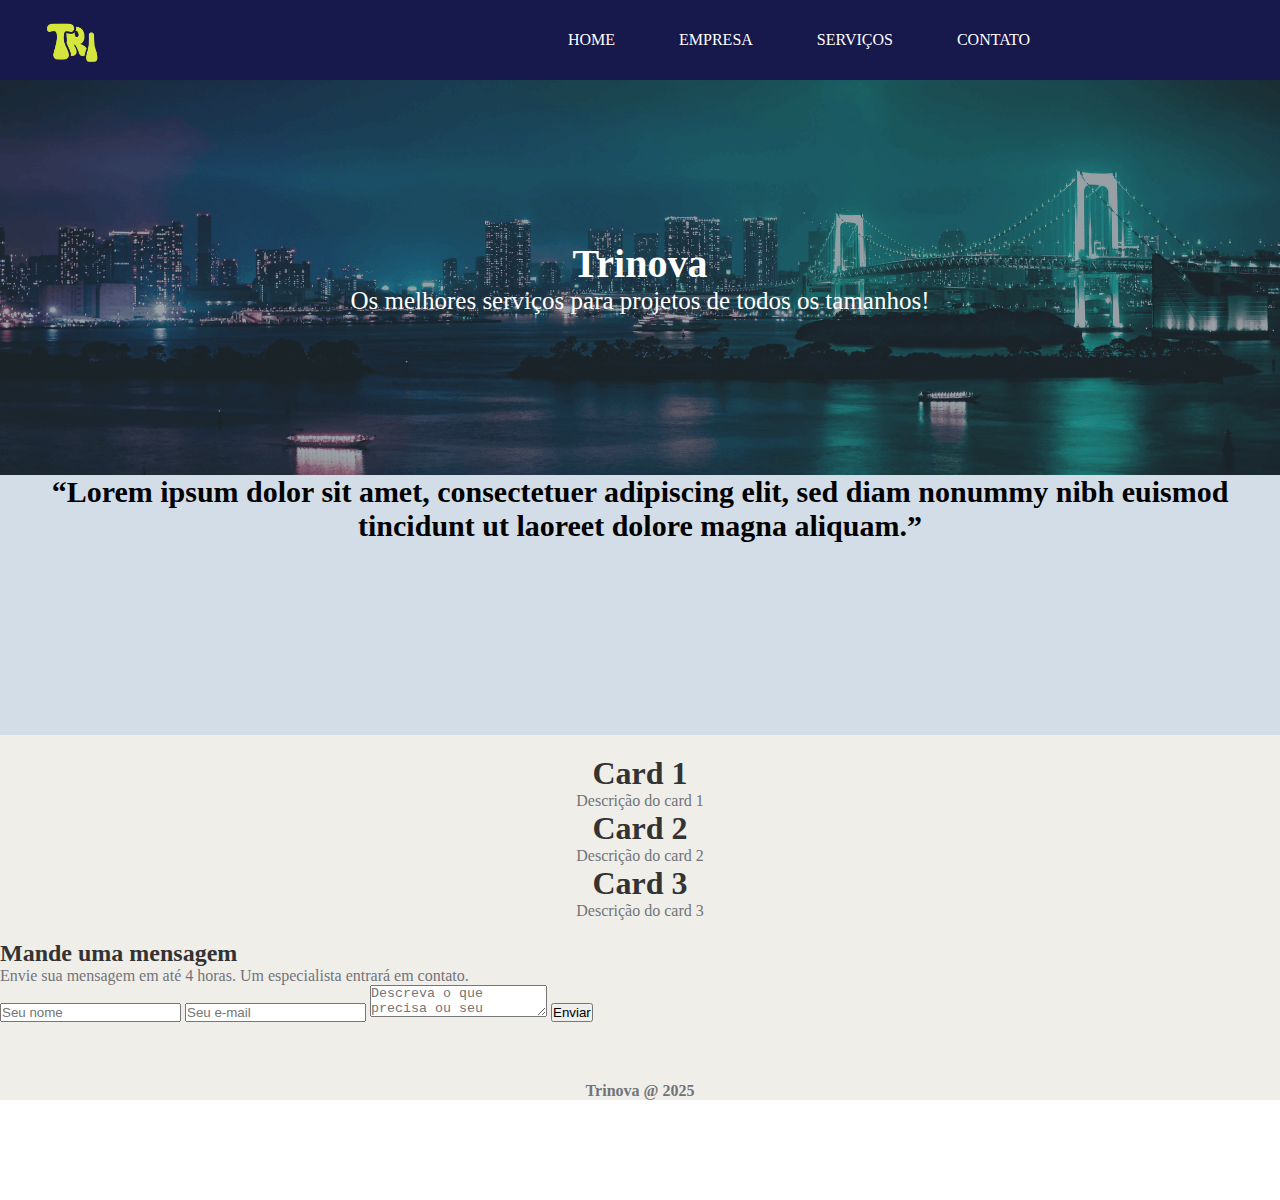
<file: Trinova_Project/index.html>
<!DOCTYPE html>
<html lang="en">
<head>
    <meta charset="UTF-8">
    <meta name="viewport" content="width=device-width, initial-scale=1.0">
    <link rel="stylesheet" href="style.css">
    <link rel="shortcut icon" href="/Trinova_Project/img/Main_logo.jpg " type="image/x-icon"> 
    <link rel="stylesheet" href="https://cdnjs.cloudflare.com/ajax/libs/font-awesome/6.7.2/css/all.min.css" integrity="sha512-Evv84Mr4kqVGRNSgIGL/F/aIDqQb7xQ2vcrdIwxfjThSH8CSR7PBEakCr51Ck+w+/U6swU2Im1vVX0SVk9ABhg==" crossorigin="anonymous" referrerpolicy="no-referrer" />
    <title>Trinova</title>
</head>
<body>
    <div class="main-container">
        <!-- Barra de navegação. -->
        <div class="navbar-conteiner">
        <nav>
            <a href="#">
                <img src="/Trinova_Project/img/Doc_logo.png" alt="Logo menu trinova" class="Logo_Trinova">
            </a>
            <ul class="navbar-items">
                <li>
                    <a href="#">Home</a>
                </li>
                <li>
                    <a href="#">Empresa</a>
                </li>
                <li>
                    <a href="#">Serviços</a>
                </li>
                <li>
                    <a href="#">Contato</a>
                </li>
            </ul>
        </nav>
        </div>

        <!-- Corpo do site (conteúdo) -->
        <main>
            <div class="main-banner">
                <h1>Trinova</h1>
                <p>Os melhores serviços para projetos de todos os tamanhos!</p>
            </div>
            <div class="Divisória">
                <p>“Lorem ipsum dolor sit amet, consectetuer adipiscing elit, sed diam nonummy nibh euismod tincidunt ut laoreet dolore magna aliquam.”</p>
             </div>
            <section class="Cards"> <!--Mesma coisa que div. mas em html. separa uma seção-->
                <ul>
                    <li>
                        <div class="Produto">
                            <h1>Card 1</h1>
                            <p>Descrição do card 1</p>
                        </div>
                        <div class="Produto">
                            <h1>Card 2</h1>
                            <p>Descrição do card 2</p>
                        </div>
                        <div class="Produto">
                            <h1>Card 3</h1>
                            <p>Descrição do card 3</p>
                        </div>
                    </li>
                </ul>
             </section>
              <section class="Mensagens">
                <h2>Mande uma mensagem</h2>
                <p>Envie sua mensagem em até 4 horas. Um especialista entrará em contato.</p>
                <form>
                    <input type="text" name="name" id="name" placeholder="Seu nome">
                    <input type="email" name="email" id="email" placeholder="Seu e-mail">
                    <textarea name="message" id="message" placeholder="Descreva o que precisa ou seu projeto..."></textarea>
                    <input type="Submit"  value="Enviar">
                </form>
             </section>
        </main>
         <footer>
            <p>Trinova @ 2025</p>
        </footer>
    </div>
</body>
</html>
</file>
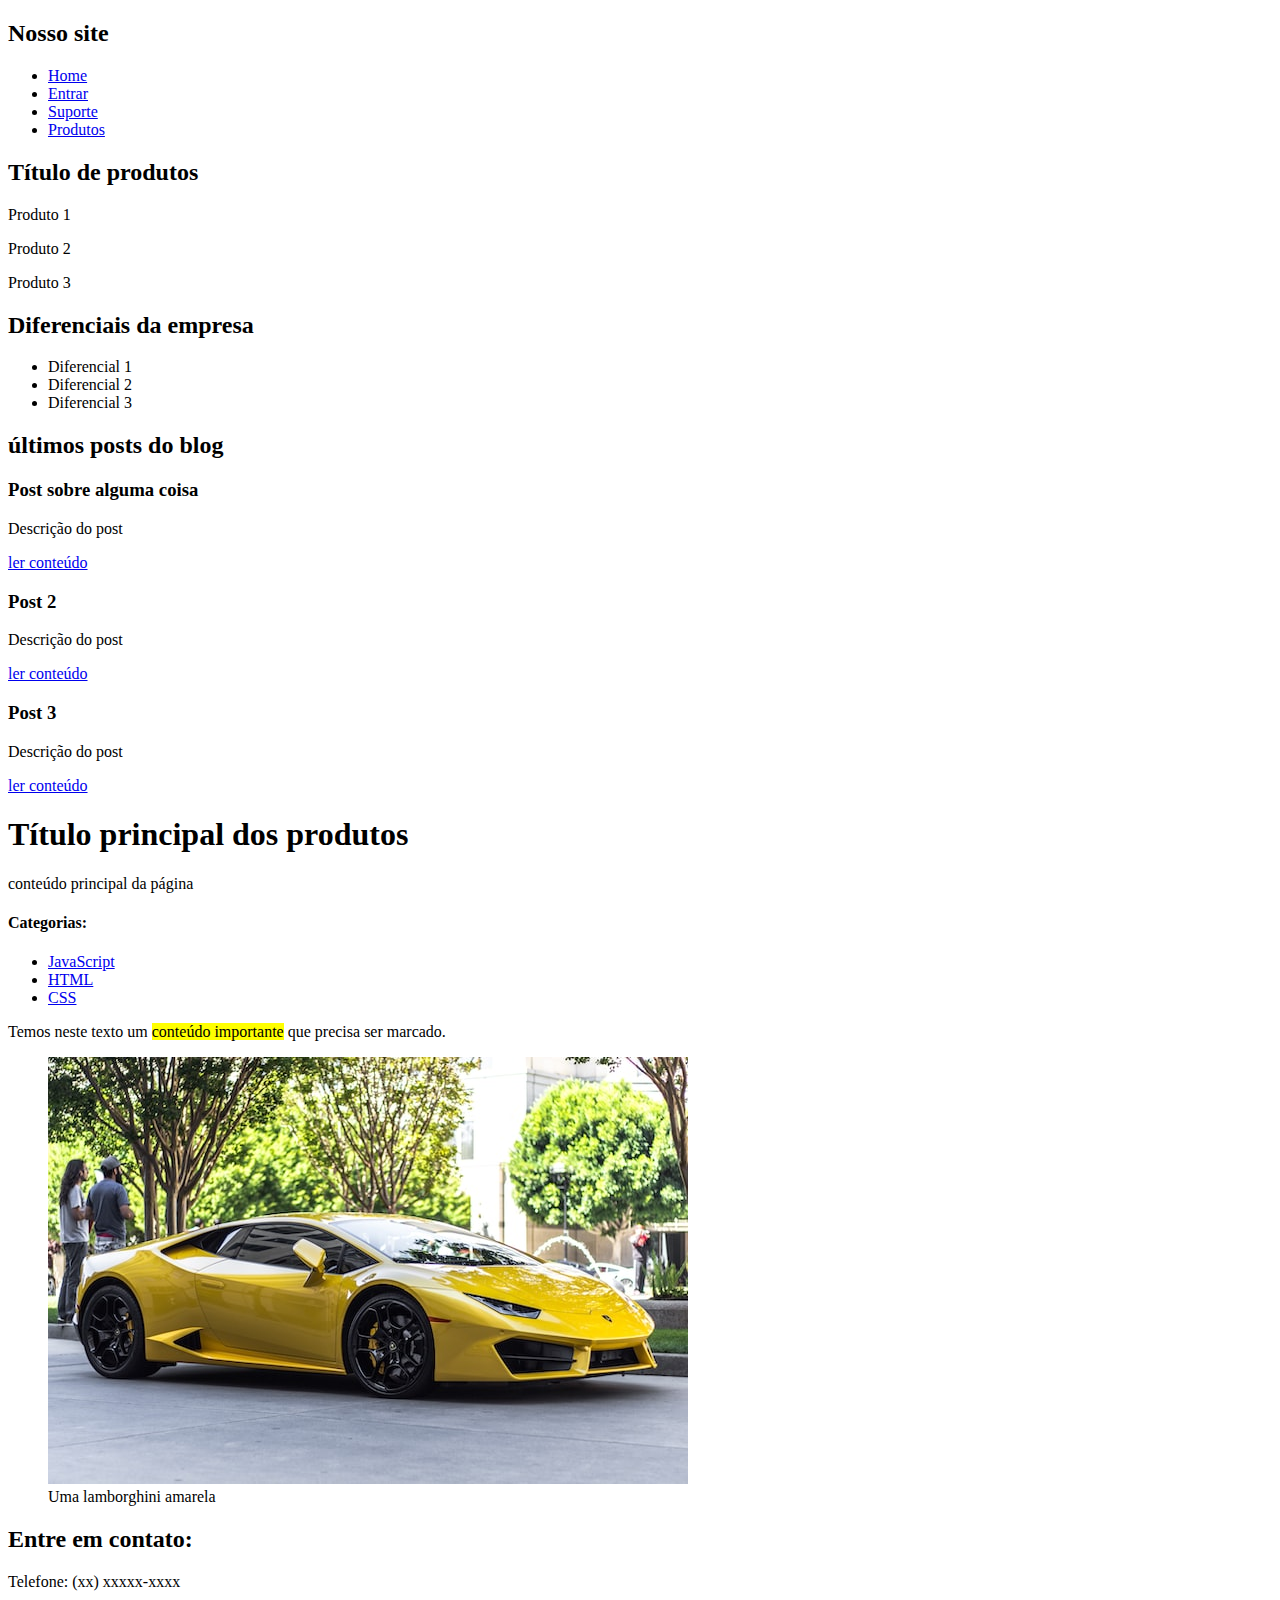
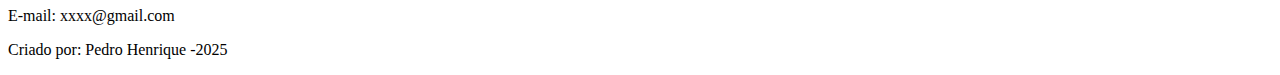
<file: Udemy/10_HTML_SEMÂNTICO/index.html>
<!DOCTYPE html>
<html lang="en">
<head>
    <meta charset="UTF-8">
    <meta name="viewport" content="width=device-width, initial-scale=1.0">
    <title>HTML Semântico</title>
</head>
<body>
    <!-- 3-Header  -->
     <!-- <header>
        <h2>Nosso site</h2>
        <ul>
            <li>
                <a href="#">Home</a>
            </li>
            <li>
                <a href="#">Entrar</a>
            </li>
            <li>
                <a href="#">Suporte</a>
            </li>
            <li>
                <a href="#">Produtos</a>
            </li>
        </ul>
     </header> -->
     <!-- 4- Nav -->
      <nav>
        <h2>Nosso site</h2>
        <ul>
            <li>
                <a href="#">Home</a>
            </li>
            <li>
                <a href="#">Entrar</a>
            </li>
            <li>
                <a href="#">Suporte</a>
            </li>
            <li>
                <a href="#">Produtos</a>
            </li>
        </ul>
      </nav>

    <!-- 1-Section -->
     <section>
        <h2>Título de produtos</h2>
        <p>Produto 1</p>
        <p>Produto 2</p>
        <p>Produto 3</p>
     </section>
     <section>
        <h2>Diferenciais da empresa</h2>
        <ul>
            <li>Diferencial 1</li>
            <li>Diferencial 2</li>
            <li>Diferencial 3</li>
        </ul>
     </section>
     <!-- 2-Article  -->
      <section>
        <h2>últimos posts do blog</h2>
        <article>
            <h3>Post sobre alguma coisa</h3>
            <p>Descrição do post</p>
            <a href="#">ler conteúdo</a>
        </article>
        <article>
            <h3>Post 2</h3>
            <p>Descrição do post</p>
            <a href="#">ler conteúdo</a>
        </article>
        <article>
            <h3>Post 3</h3>
            <p>Descrição do post</p>
            <a href="#">ler conteúdo</a>
        </article>
      </section>
    <!-- 8-Main -->
     <main>
        <h1>Título principal dos produtos</h1>
        <p>conteúdo principal da página</p>
     </main>
    <!-- 6- Aside -->
     <aside>
        <h4>Categorias: </h4>
        <ul>
            <li><a href="#">JavaScript</a></li>
            <li><a href="#">HTML</a></li>
            <li><a href="#">CSS</a></li>
        </ul>
     </aside>
     <!-- 9- Mark -->
      <p>Temos neste texto um <mark>conteúdo importante</mark> que precisa ser marcado.</p>
     <!-- 7- figure- figcaption -->
      <figure>
        <img src="img/lambo.jpg" alt="Lambo">
        <figcaption>Uma lamborghini amarela</figcaption>
      </figure>
    <!-- 4- footer -->
      <footer>
        <div>
            <h2>Entre em contato:</h2>
            <p>Telefone: (xx) xxxxx-xxxx</p>
            <p>E-mail: xxxx@gmail.com</p>   
        </div>
        <p>Criado por: Pedro Henrique -2025</p>
      </footer>
       
    
</body>
</html>
</file>
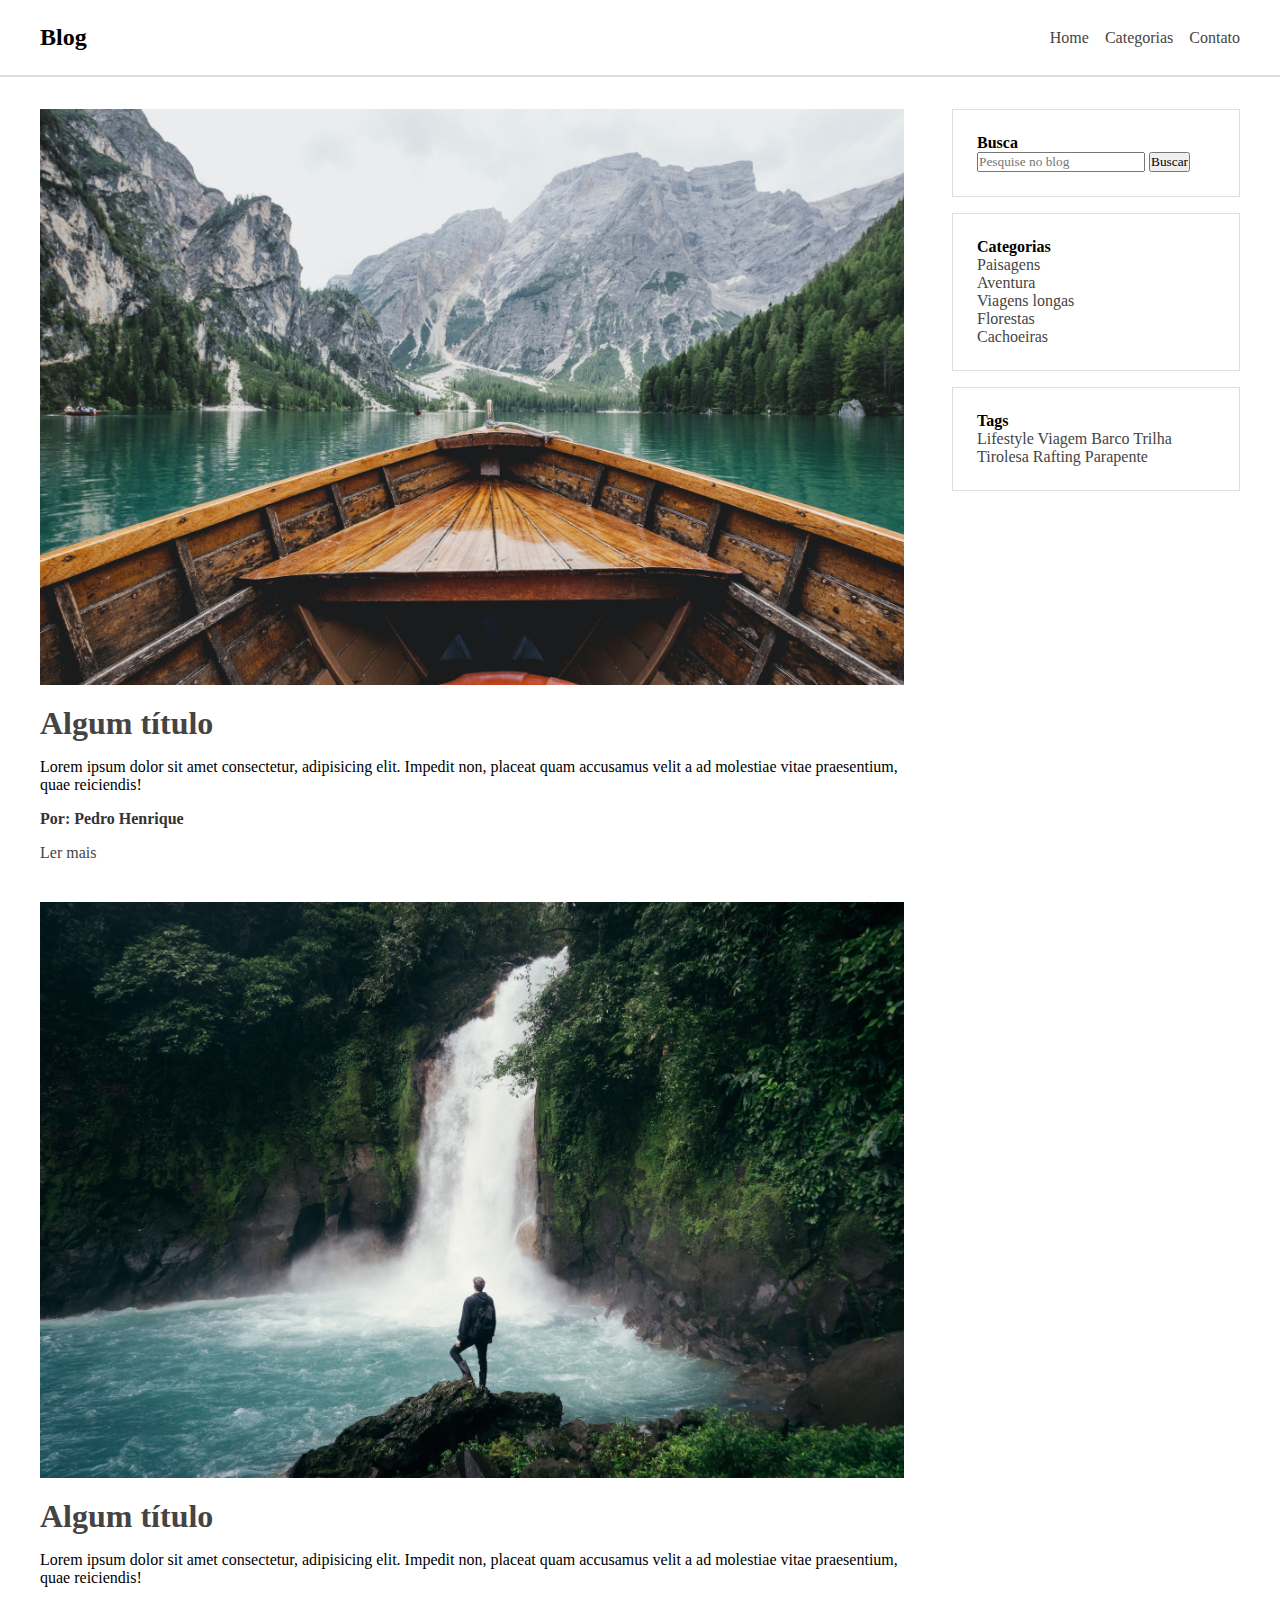
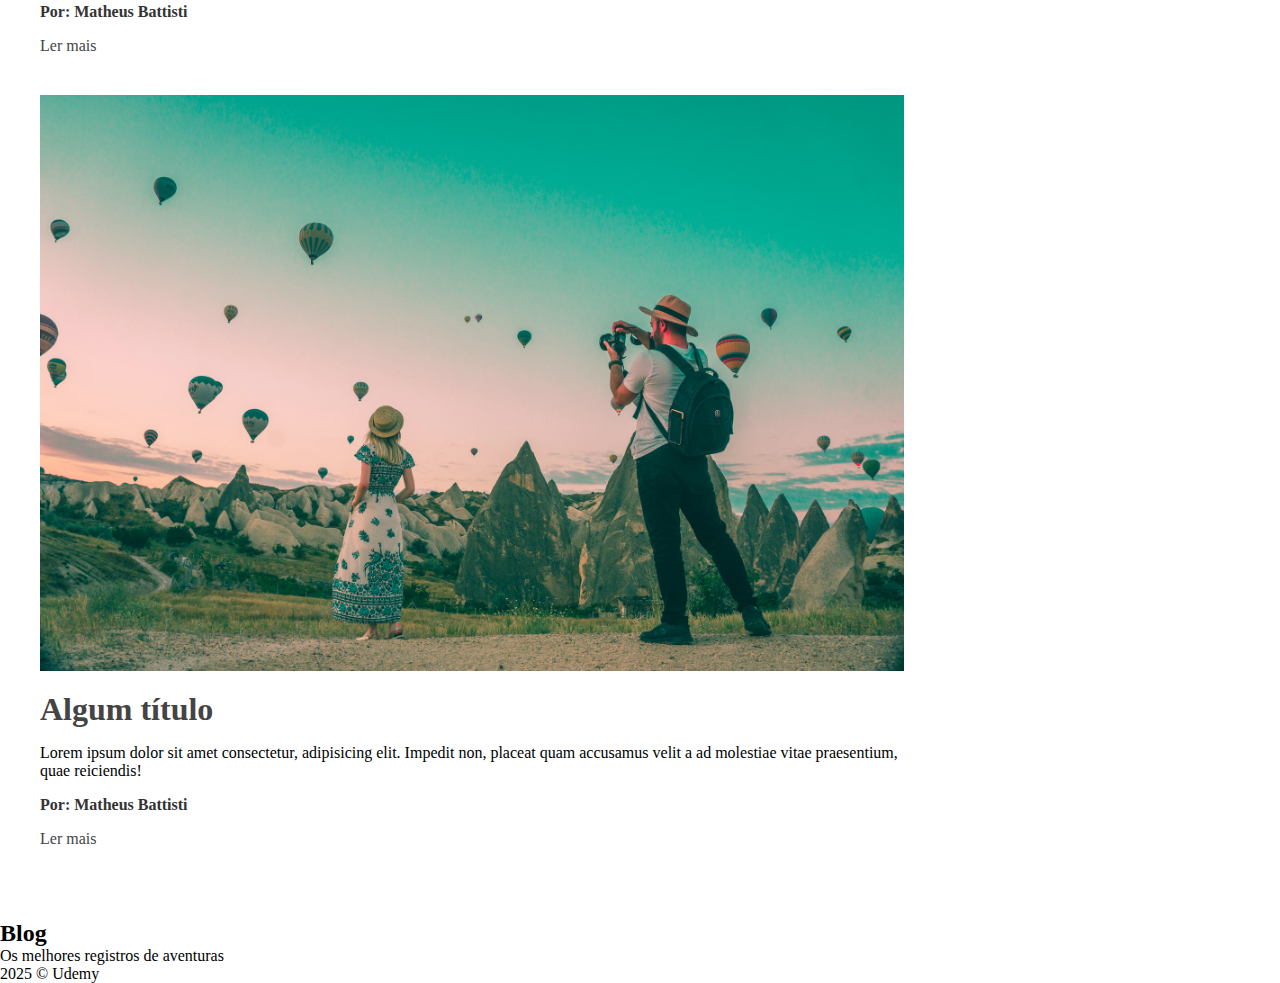
<file: Udemy/11_BLOG_SEMÂNTICO/index.html>
<!DOCTYPE html>
<html lang="en">
  <head>
    <meta charset="UTF-8" />
    <meta http-equiv="X-UA-Compatible" content="IE=edge" />
    <meta name="viewport" content="width=device-width, initial-scale=1.0" />
    <title>Blog Semântico</title>
    <link rel="stylesheet" href="style.css" />
  </head>
  <body>
    <nav id="navbar">
      <div id="navbar-inner">
        <h2>Blog</h2>
        <ul id="nav-links">
          <li><a href="#">Home</a></li>
          <li><a href="#">Categorias</a></li>
          <li><a href="#">Contato</a></li>
        </ul>
      </div>
    </nav>
    <div class="container">
      <main id="posts-container">
        <article class="post">
          <img src="img/f1.jpg" alt="Passeio de barco" />
          <h3 class="title"><a href="#">Algum título</a></h3>
          <p class="description">
            Lorem ipsum dolor sit amet consectetur, adipisicing elit. Impedit
            non, placeat quam accusamus velit a ad molestiae vitae praesentium,
            quae reiciendis!
          </p>
          <p class="author">Por: Pedro Henrique</p>
          <a href="#">Ler mais</a>
        </article>
        <article class="post">
          <img src="img/f2.jpg" alt="Cachoeira" />
          <h3 class="title"><a href="#">Algum título</a></h3>
          <p class="description">
            Lorem ipsum dolor sit amet consectetur, adipisicing elit. Impedit
            non, placeat quam accusamus velit a ad molestiae vitae praesentium,
            quae reiciendis!
          </p>
          <p class="author">Por: Matheus Battisti</p>
          <a href="#">Ler mais</a>
        </article>
        <article class="post">
          <img src="img/f3.jpg" alt="Balões" />
          <h3 class="title"><a href="#">Algum título</a></h3>
          <p class="description">
            Lorem ipsum dolor sit amet consectetur, adipisicing elit. Impedit
            non, placeat quam accusamus velit a ad molestiae vitae praesentium,
            quae reiciendis!
          </p>
          <p class="author">Por: Matheus Battisti</p>
          <a href="#">Ler mais</a>
        </article>
      </main>
      <aside id="sidebar">
        <section id="search-bar">
          <h4>Busca</h4>
          <form>
            <input type="text" placeholder="Pesquise no blog" />
            <input type="submit" value="Buscar" />
          </form>
        </section>
        <section id="categories">
          <h4>Categorias</h4>
          <nav>
            <ul>
              <li><a href="#">Paisagens</a></li>
              <li><a href="#">Aventura</a></li>
              <li><a href="#">Viagens longas</a></li>
              <li><a href="#">Florestas</a></li>
              <li><a href="#">Cachoeiras</a></li>
            </ul>
          </nav>
        </section>
        <section id="tags">
          <h4>Tags</h4>
          <div id="tags-container">
            <a href="#">Lifestyle</a>
            <a href="#">Viagem</a>
            <a href="#">Barco</a>
            <a href="#">Trilha</a>
            <a href="#">Tirolesa</a>
            <a href="#">Rafting</a>
            <a href="#">Parapente</a>
          </div>
        </section>
      </aside>
    </div>
    <footer id="footer">
      <h2>Blog</h2>
      <p>Os melhores registros de aventuras</p>
      <p>2025 © Udemy</p>
    </footer>
  </body>
</html>
</file>
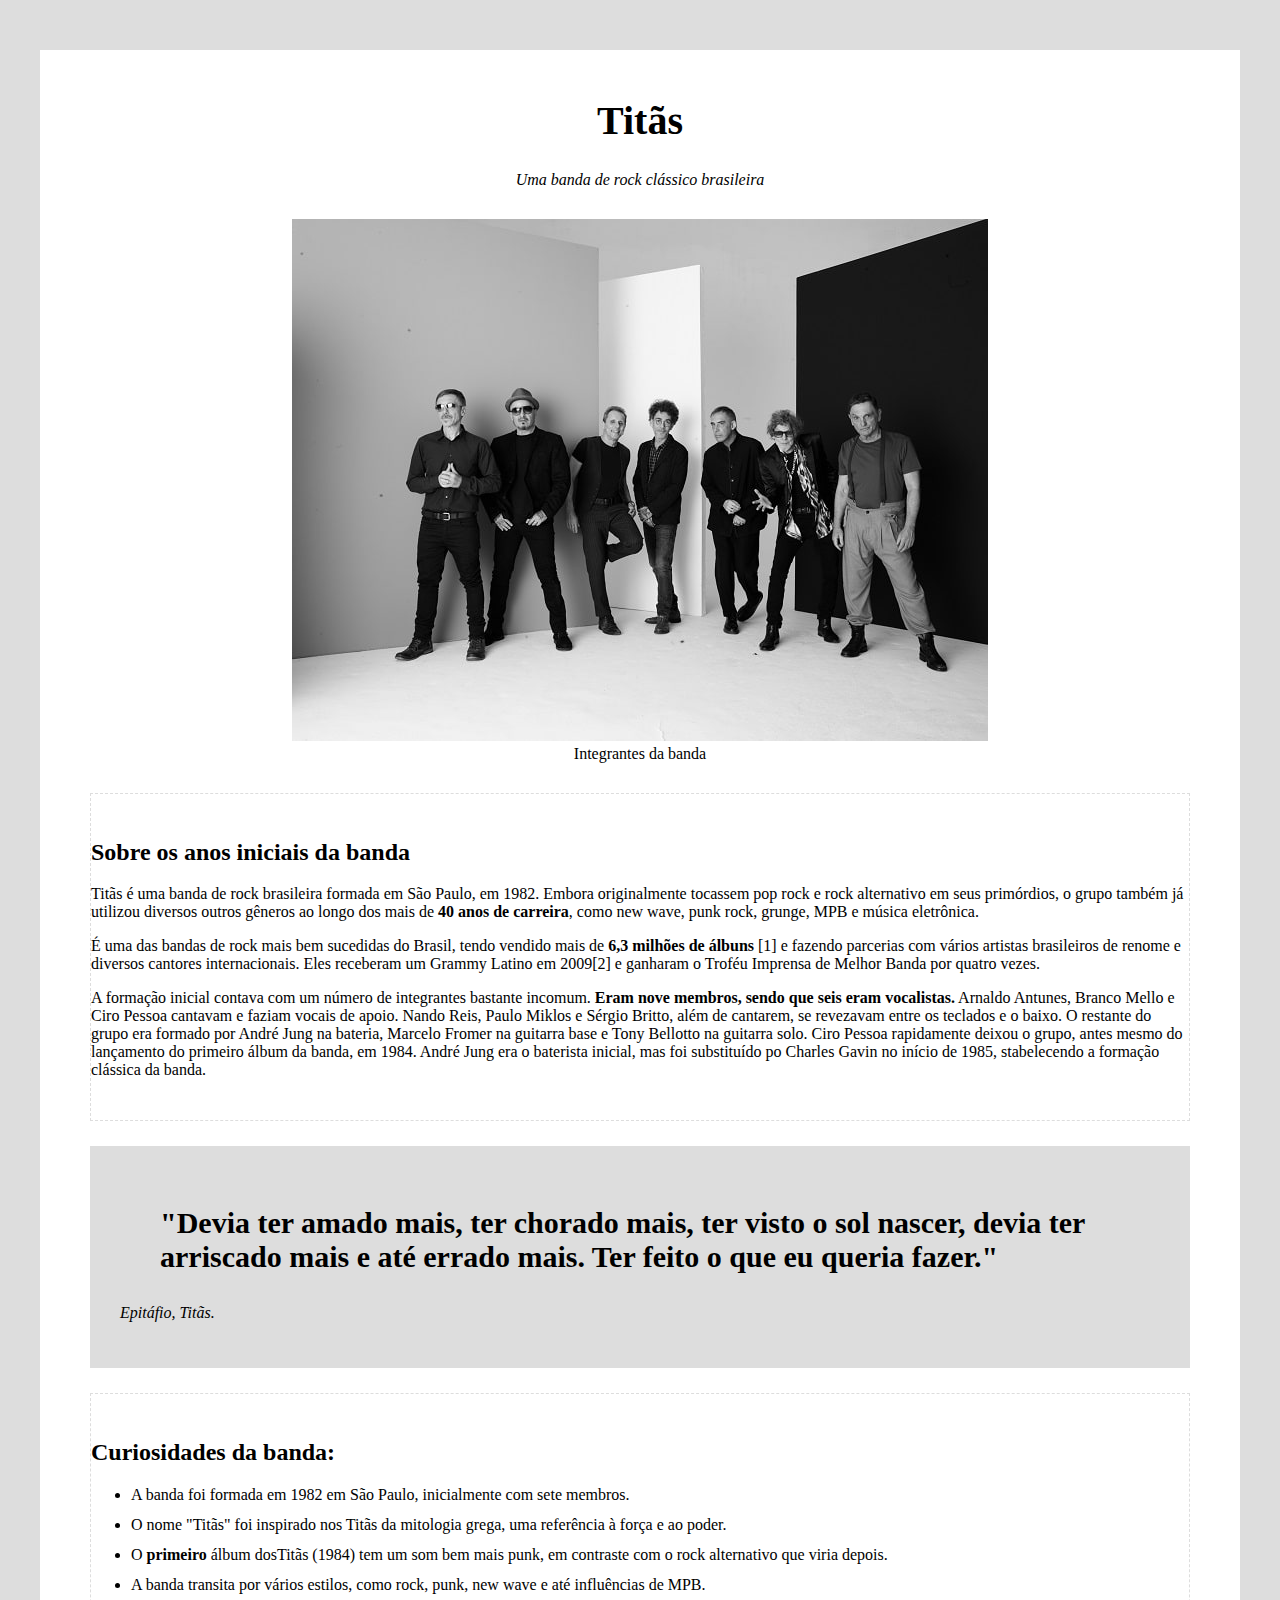
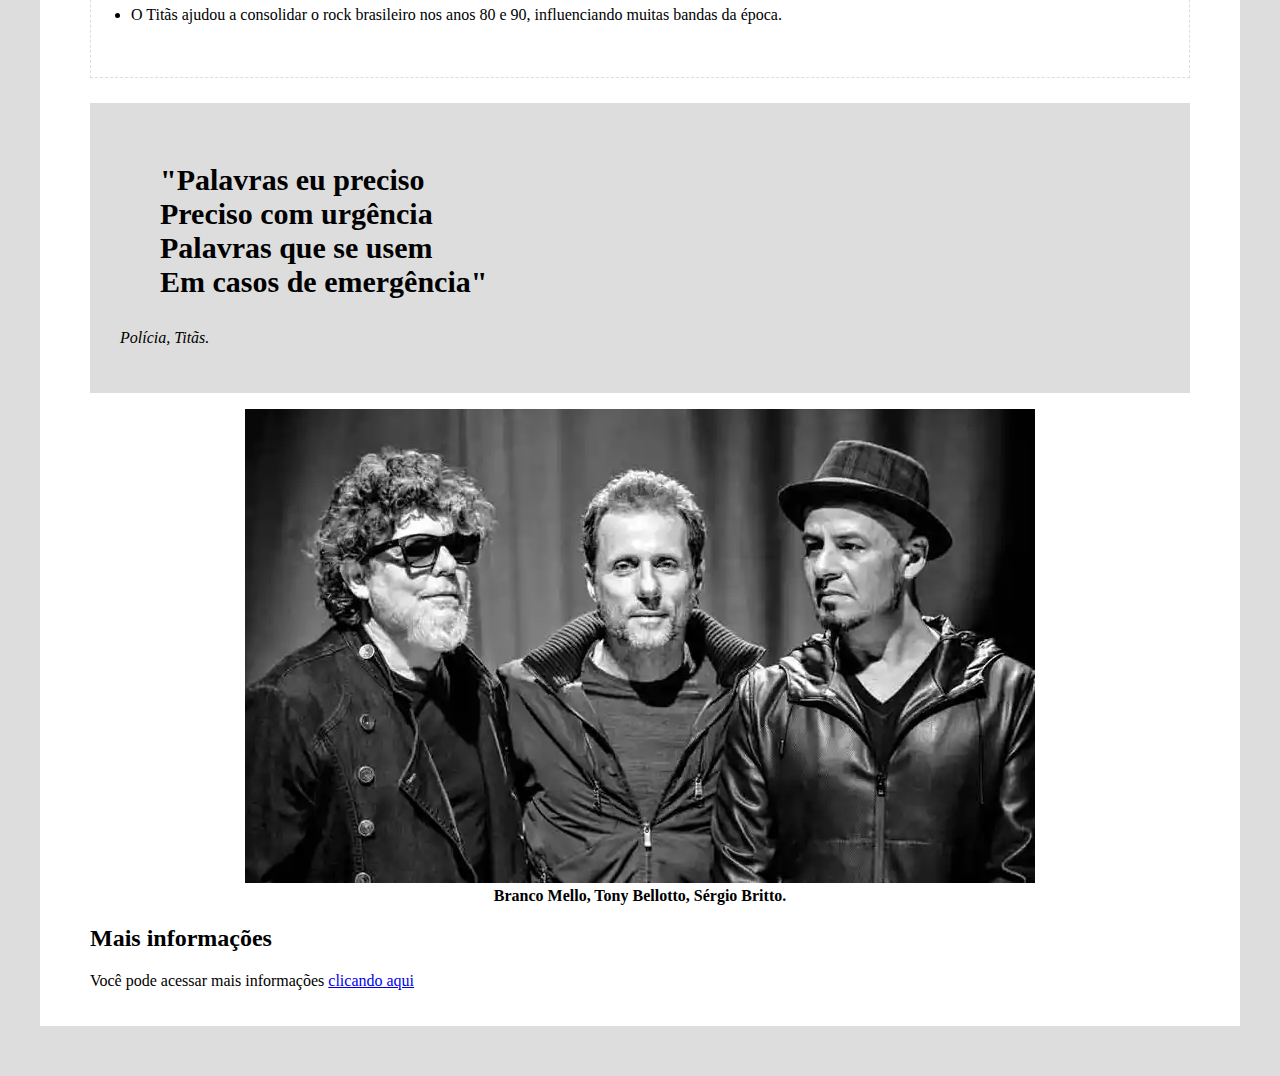
<file: Udemy/3_PROJETO/index.html>
<!DOCTYPE html>
<html lang="en">
<head>
    <meta charset="UTF-8">
    <meta name="viewport" content="width=device-width, initial-scale=1.0">
    <title>Banda Titãs</title>
    <link rel="stylesheet" href="style.css">
</head>
 <body>
  <div class="conteiner">
    <!-- Cabeçalho -->
    <div class="header">
        <h1 class="Main-Title">Titãs</h1>
        <p class="main-paragraph">Uma banda de rock clássico brasileira</p>
    </div>

    <!-- Imagem da banda -->
     <div class="featured-image">
        <figure>
            <img src="img/titas-turne-encontro.jpg" alt="A banda titãs">
            <figcaption>Integrantes da banda</figcaption>
        </figure>
     </div>

    <!-- biografia -->
     <div class="biography-conteiner">
        <h2>Sobre os anos iniciais da banda</h2>

        <p> Titãs é uma banda de rock brasileira formada em São Paulo, em 1982. 
            Embora originalmente tocassem pop rock e rock alternativo em seus primórdios,
            o grupo também já utilizou diversos outros gêneros ao longo dos mais de 
            <span class="bold">40 anos de carreira</span>,
            como new wave, punk rock, grunge, MPB e música eletrônica.
        </p>
        
        <p> É uma das bandas de rock mais bem sucedidas do Brasil, tendo vendido mais de
            <span class="bold"> 6,3 milhões de álbuns</span>
            [1] e fazendo parcerias com vários artistas brasileiros de renome e diversos cantores internacionais.
            Eles receberam um Grammy Latino em 2009[2] e ganharam o Troféu Imprensa de Melhor Banda por quatro vezes.
        </p>

        <p> A formação inicial contava com um número de integrantes bastante incomum. 
             <span class="bold"> Eram nove membros, sendo que seis eram vocalistas.</span>
            Arnaldo Antunes, Branco Mello e Ciro Pessoa cantavam e faziam vocais de apoio. Nando Reis, 
            Paulo Miklos e Sérgio Britto, além de cantarem, se revezavam entre os teclados e o baixo. O 
            restante do grupo era formado por André Jung na bateria, Marcelo Fromer na guitarra base e Tony
            Bellotto na guitarra solo. Ciro Pessoa rapidamente deixou o grupo, antes mesmo do lançamento do
            primeiro álbum da banda, em 1984. André Jung era o baterista inicial, mas foi substituído po
            Charles Gavin no início de 1985,
            stabelecendo a formação clássica da banda.
        </p>
     </div>

    <!-- Conteiner de citação (quotes) -->
     <div class="quotes-conteiner">
        <blockquote>
            "Devia ter amado mais, ter chorado mais, ter visto o sol nascer, devia ter arriscado mais e até errado mais. Ter feito o que eu queria fazer." 
        </blockquote>
        <p>Epitáfio, Titãs.</p>
     </div>

    <!-- Conteiner de curiosidades -->
     <div class="curiosities-conteiner">
        <h2>Curiosidades da banda:</h2>
        <ul>
            <li>A banda foi formada em 1982 em São Paulo, inicialmente com sete membros.</li>
            <li>O nome "Titãs" foi inspirado nos Titãs da mitologia grega, uma referência à força e ao poder.</li>
            <li>O <span class="bold">primeiro</span> álbum dosTitãs (1984) tem um som bem mais punk, em contraste com o rock alternativo que viria depois.</li>
            <li>A banda transita por vários estilos, como rock, punk, new wave e até influências de MPB.</li>
            <li> O Titãs ajudou a consolidar o rock brasileiro nos anos 80 e 90, influenciando muitas bandas da época.</li>
        </ul>
     </div>

    <!-- Segunda citação -->
     <div class="quotes-conteiner">
        <blockquote>
        "Palavras eu preciso <br>
        Preciso com urgência <br>
        Palavras que se usem <br>
        Em casos de emergência" <br>
    </blockquote>
        <p>Polícia, Titãs.</p>
 
     </div>

    <!-- Segunda imagem -->
     <div class="img-bold">
        <figure>
            <img src="img/20191129200244274267u.webp" alt="Imagem mais recente da banda Titãs">
            <figcaption>Branco Mello, Tony Bellotto, Sérgio Britto. </figcaption>
        </figure>
     </div>

     <!-- mais info -->
      <h2>Mais informações</h2>
      <div class="more-info-conteiner">
        <p>Você pode acessar mais informações 
        <a href="https://www.cifraclub.com.br/blog/historia-titas/" target="_blank"> clicando aqui</a>
    </p>
      </div>




     
    
  </div>    
 </body>
</html>
</file>
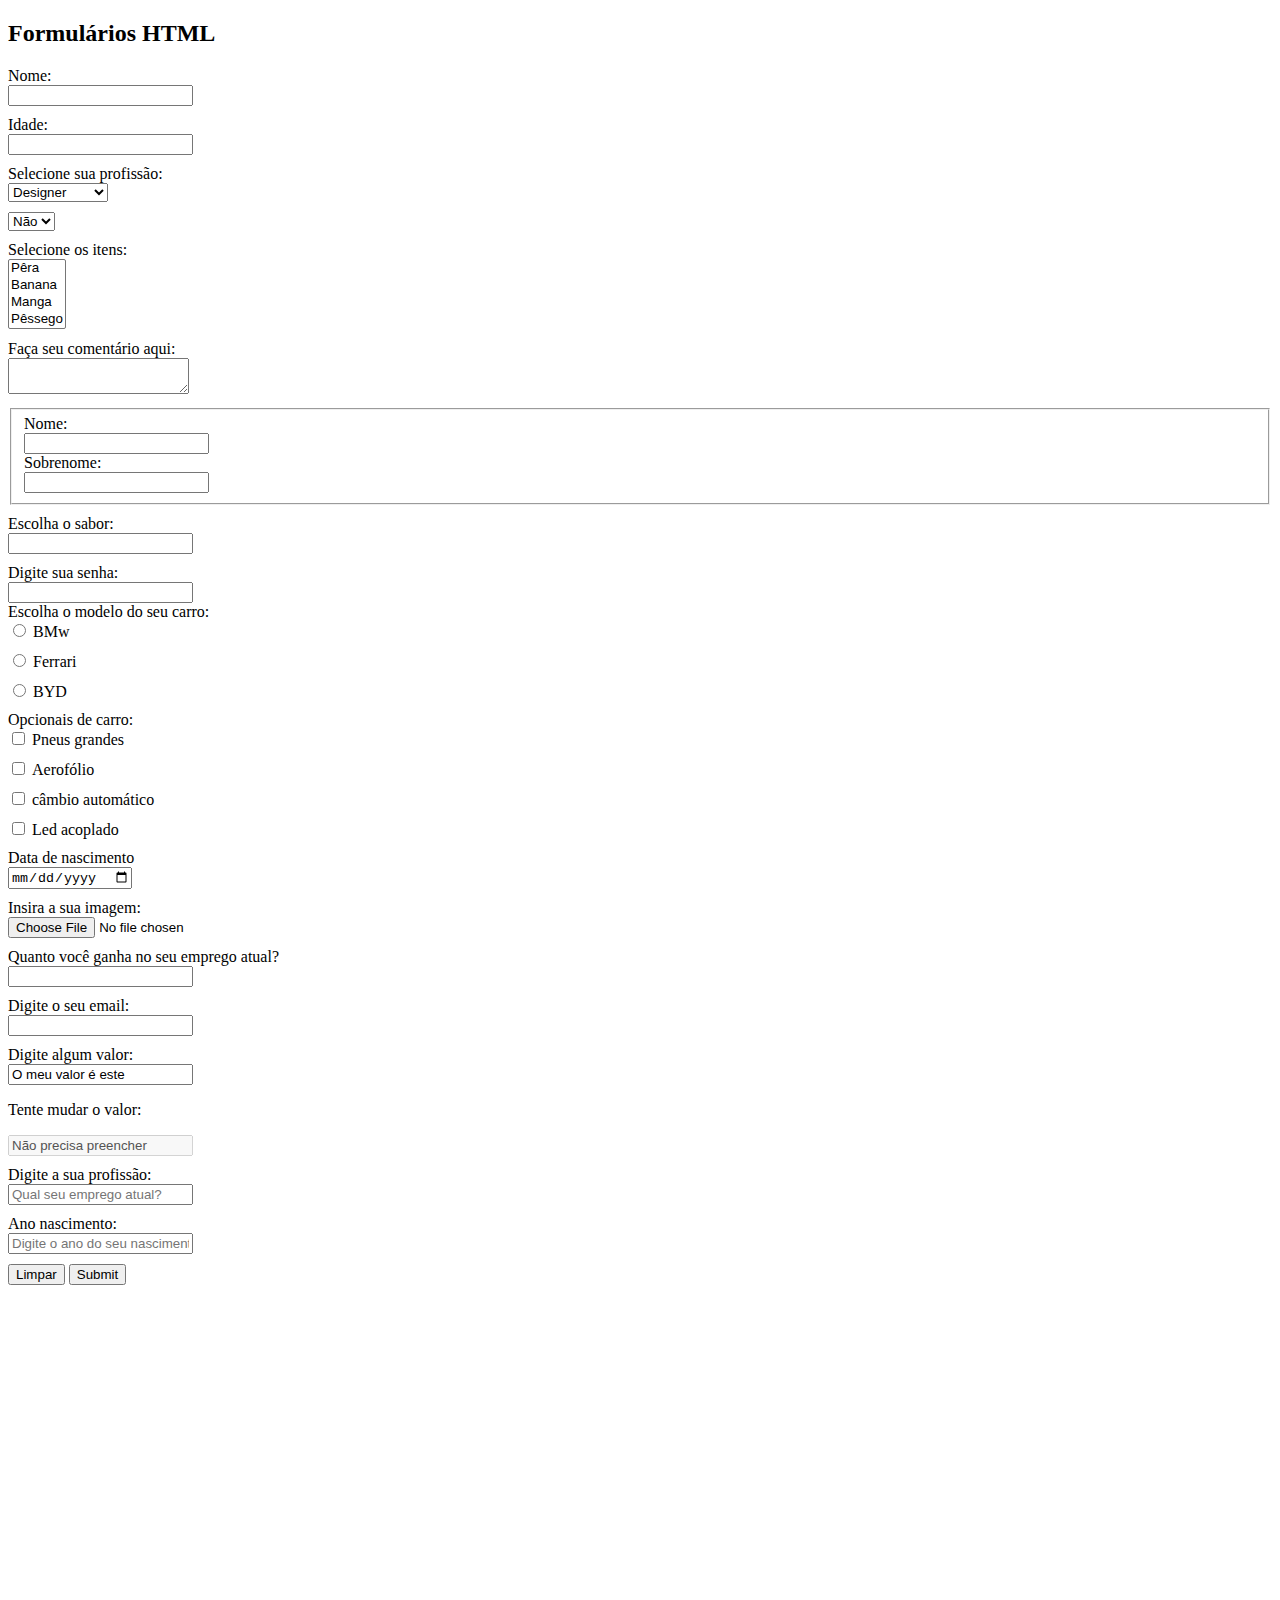
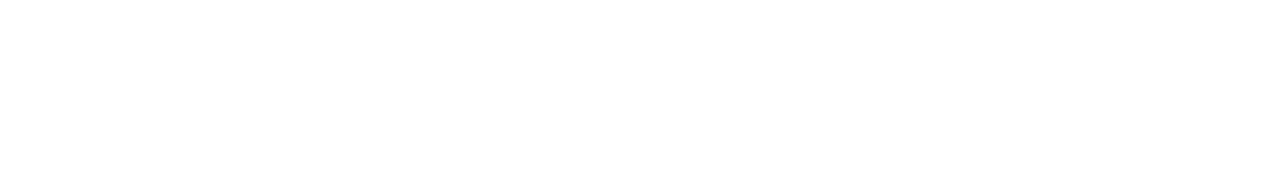
<file: Udemy/4_FORM/index.html>
<!DOCTYPE html>
<html lang="en">
<head>
    <meta charset="UTF-8">
    <meta name="viewport" content="width=device-width, initial-scale=1.0">
    <title>Formulário</title>
    <link rel="stylesheet" href="style.css">
</head>
<body>
    <!-- formulário padrão: label nome do item e input o texto a ser preenchido. -->
     <!-- 1- primeiro formulário -->
      <!-- 2- Atributos do formulário -->
    <h2>Formulários HTML</h2>
   <form action="arquivo.php" method="get"><!-- <-- Arquivo onde os dados do formulário são requisitados (exemplo) -->
    <div>
     <label>Nome:</label>
     <input type="text" />
    </div>
     <div>
    <!-- 3- Atributo na Label "for" para que serve esta label -->
     <!-- ajuda para ser melhor rankeado no google -->
        <label for="age">Idade:</label>
    <!-- 4- atributo name -->
        <input type="text" name="age">  <!--É utilizado para pegar o valor quando o formulário enviado para o servidor -->
     </div>
    <!-- 6- botão select  -->
     <!-- Tag option dentro de select-->
     <div>
      <label for="job">Selecione sua profissão:</label>
      <select name="job">
        <option value="Designer">Designer</option> 
        <option value="Programador">Programador</option>
        <option value="Marketing">Marketing</option>
        <option value="Streamer">Streamer</option>
      </select>
     </div>
     <!-- 7- Tag selected (usada numa tag option para aparecer de primeira mão) -->
     <div>
      <select>
      <label for="Contract">Você assinou os termos de contrato?</label>
      <option name="sim">Sim</option>
      <option name="não" selected>Não</option>
    </select>
     </div>
     <!--  8- Múltiplas opções do formulário -->
       <div>
        <label for="items">Selecione os itens:</label>
        <select name="items" multiple> <!--MÚLTIPLAS-->
          <option value="Pera">Pêra</option>
          <option value="Banana">Banana</option>
          <option value="Manga">Manga</option>
          <option value="Pêssego">Pêssego</option>
        </select>
       </div>
       <!-- 9- TEXTAREA -->
        <div>
          <label for="comment">Faça seu comentário aqui:</label>
          <textarea name="comment"></textarea>
        </div>
        <!-- 10- fieldset e legend -->
         <div>
          <fieldset>
            <label for="firstname">Nome:</label>
            <input type="text" name="firstname">
            <label for="lastname">Sobrenome:</label>
            <input type="text" name="lastname">
          </fieldset>
         </div>
         <!-- 11- DataList-->
          <div>
            <label for="flavor">Escolha o sabor:</label>
            <input type="text" list="flavors"name="flavor">
            <datalist id="flavors">
              <option value="Cereja"></option>
              <option value="Morango"></option>
              <option value="Abacaxi"></option>
              <option value="Banana"></option>
            </datalist>
          </div>

          <!-- 12- input pra senha-->
           <label for="Senha">Digite sua senha:</label>
           <br>
           <input type="password" name="Senha">

          
      <!-- 14- radio buttom -->
            <div>
            <label for="car_model">Escolha o modelo do seu carro:</label>
              <div class="radio">
                <input type="radio" value="bmw" name="car_model">
                <label for="bmw">BMw</label>
              </div>
             </div>
             <div>
              <label for="car_model"></label>
                <div class="radio">
                  <input type="radio" value="Ferrari" name="car_model">
                  <label for="Ferrari">Ferrari</label>
                </div>
               </div>
               <div>
                <label for="car_model"></label>
                  <div class="radio">
                    <input type="radio" value="BYD" name="car_model">
                    <label for="BYD">BYD</label>
                  </div>
                 </div>
      <!-- 15- Checkbox -->
       <div>
        <label for="opicionais">Opcionais de carro:</label>
        <div class="radio">
          <input type="checkbox" name="opicionais[]" value="Pneus"> <!-- Para mais opções-->
          <label for="Pneus">Pneus grandes</label>
        </div>
        <div class="radio">
          <input type="checkbox" name="opicionais[]" value="Aerofólio"> 
          <label for="Aerofólio">Aerofólio</label>
        </div>
        <div class="radio">
          <input type="checkbox" name="opicionais[]" value="Câmbio"> 
          <label for="câmbio automático">câmbio automático</label>
        </div>
        <div class="radio">
          <input type="checkbox" name="opicionais[]" value="LED">
          <label for="Led">Led acoplado</label>
        </div>
       </div>

       <!-- 16- Datas -->
        <div>
          <label for="birthday">Data de nascimento</label>
          <input type="date" name="birthday">
        </div>

      <!-- 17- arquivos -->
       <div>
        <label for="image">Insira a sua imagem:</label>
        <input type="file" name="image">
       </div>

      <!-- 18- input para os números -->
       <div>
        <label for="salary">Quanto você ganha no seu emprego atual?</label>
        <input type="number" name="salary">
       </div>

       <!-- 19- emails -->
        <div>
          <label for="email">Digite o seu email: </label>
          <input type="email" name="email">
        </div>

      <!-- 20- value -->
       <div>
        <label for="value">Digite algum valor:</label>
        <input type="text" value="O meu valor é este" name="value">
       </div>
      
      <!-- 21- atributo disabled -->
       <div>
        <p>Tente mudar o valor:</p>
        <input type="text" value="Não precisa preencher"disabled>
       </div>

      <!-- 22- PlaceHolder -->
       <div>
        <label for="currentJob">Digite a sua profissão:</label>
        <input type="text" name="currentJob" placeholder="Qual seu emprego atual?">
       </div>

       <!-- 23- Atributo Required -->
        <div>
          <label for="birthyear">Ano nascimento:</label>
          <input type="text" placeholder="Digite o ano do seu nascimento">
        </div>

      <!-- 13- Resetar formulário  --> 
        <input type="reset" value="Limpar">

     <!-- 5- Enviando formulário. submit-->
        <input type="submit">
  </form>
 </body>
</html>
</file>
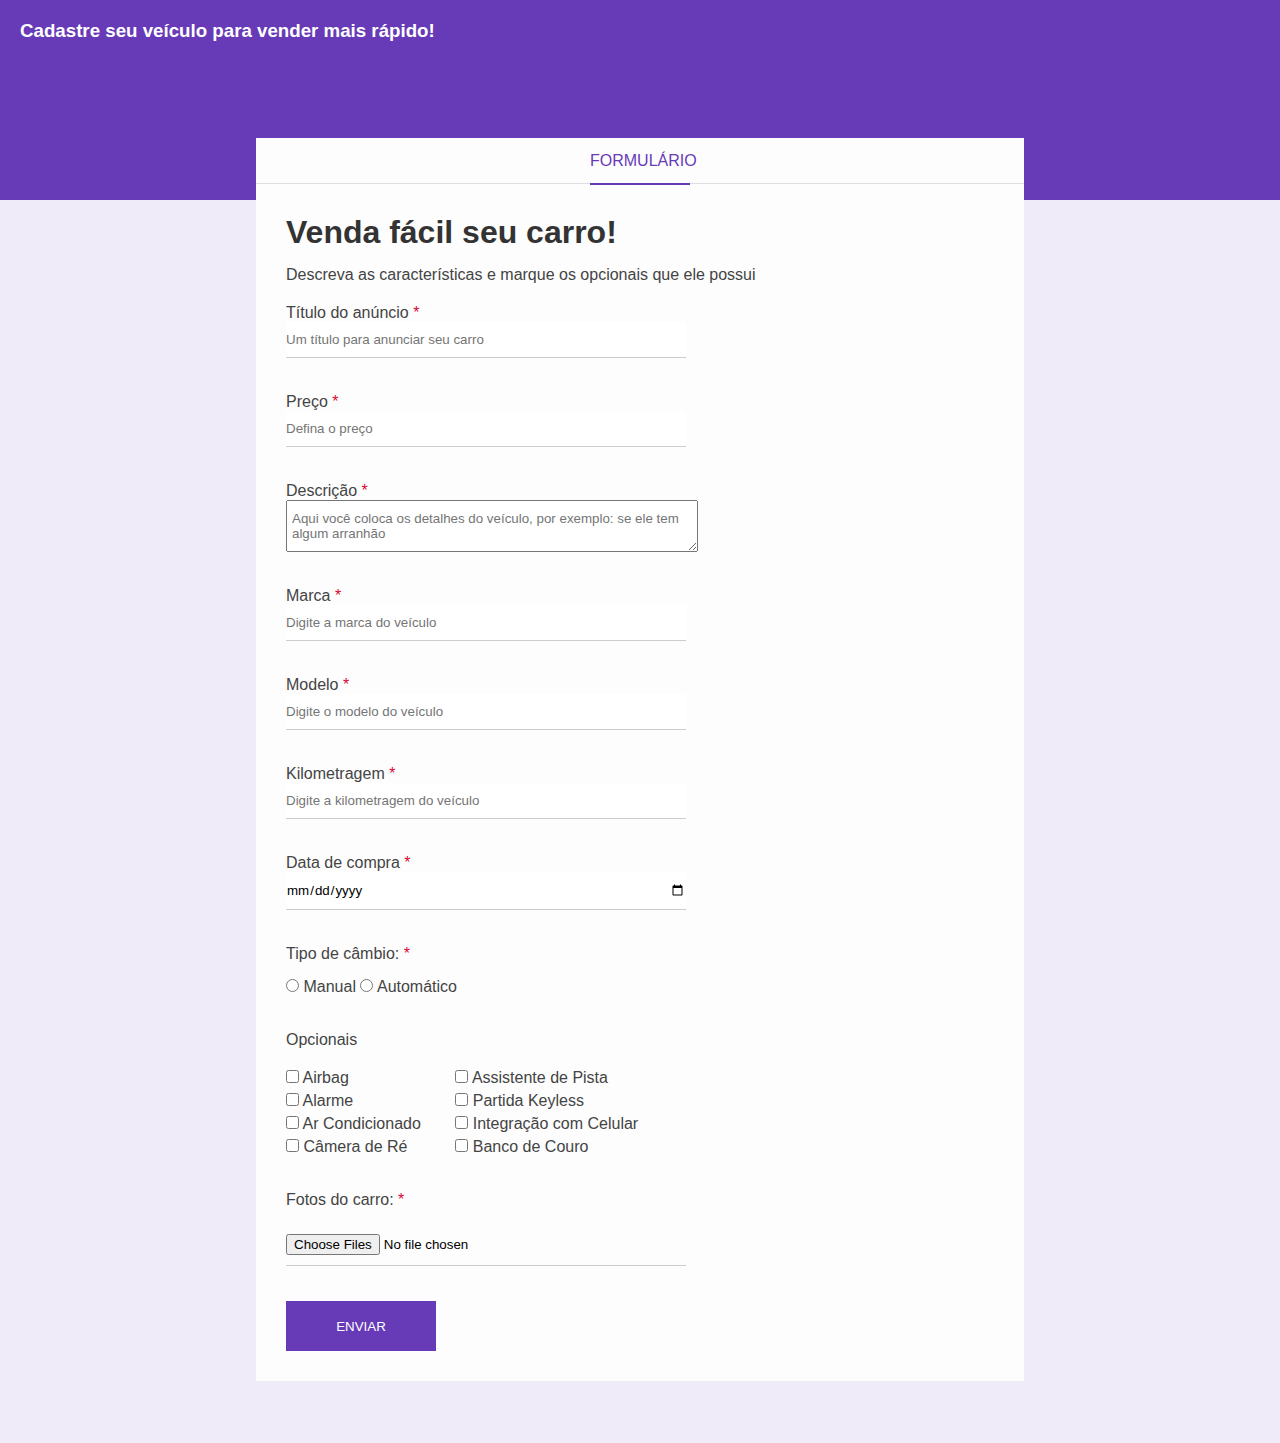
<file: Udemy/5_FORM-PROJECT/index.html>
<!DOCTYPE html>
<html lang="en">
  <head>
    <meta charset="UTF-8" />
    <meta http-equiv="X-UA-Compatible" content="IE=edge" />
    <meta name="viewport" content="width=device-width, initial-scale=1.0" />
    <title>Venda seu carro</title>
    <link rel="stylesheet" href="style.css" />
  </head>
  <body>
    <div class="container">
      <div class="header">
        <h3>Cadastre seu veículo para vender mais rápido!</h3>
      </div>
      <div class="form-container">
        <div class="form-header">
          <p>Formulário</p>
        </div>
        <div class="form-body">
          <h1 class="form-title">Venda fácil seu carro!</h1>
          <p>
            Descreva as características e marque os opcionais que ele possui
          </p>
          <form>
            <div class="box-input">
              <label for="title"
                >Título do anúncio <span class="required-field">*</span></label
              >
              <input
                type="text"
                name="title"
                id="title"
                class="block"
                placeholder="Um título para anunciar seu carro"
                minlength="1"
                maxlength="30"
                required
              />
            </div>
            <div class="box-input">
              <label for="price"
                >Preço <span class="required-field">*</span></label
              >
              <input
                type="number"
                name="price"
                id="price"
                class="block"
                placeholder="Defina o preço"
                required
              />
            </div>
            <div class="box-input">
              <label for="description"
                >Descrição <span class="required-field">*</span></label
              >
              <textarea
                name="description"
                id="description"
                class="block"
                placeholder="Aqui você coloca os detalhes do veículo, por exemplo: se ele tem algum arranhão"
              ></textarea>
            </div>
            <div class="box-input">
              <label for="brand"
                >Marca <span class="required-field">*</span></label
              >
              <input
                type="text"
                name="brand"
                id="brand"
                class="block"
                placeholder="Digite a marca do veículo"
                required
              />
            </div>
            <div class="box-input">
              <label for="model"
                >Modelo <span class="required-field">*</span></label
              >
              <input
                type="text"
                name="model"
                id="model"
                class="block"
                placeholder="Digite o modelo do veículo"
                required
              />
            </div>
            <div class="box-input">
              <label for="mileage"
                >Kilometragem <span class="required-field">*</span></label
              >
              <input
                type="number"
                name="mileage"
                id="mileage"
                class="block"
                placeholder="Digite a kilometragem do veículo"
                required
              />
            </div>
            <div class="box-input">
              <label for="purchase_date"
                >Data de compra <span class="required-field">*</span></label
              >
              <input
                type="date"
                name="purchase_date"
                id="purchase_date"
                class="block"
                required
              />
            </div>
            <div class="box-input">
              <p>Tipo de câmbio: <span class="required-field">*</span></p>
              <input type="radio" id="manual" name="gear" />
              <label for="manual">Manual</label>
              <input type="radio" id="auto" name="gear" />
              <label for="auto">Automático</label>
            </div>
            <div class="optional-box">
              <p>Opcionais</p>
              <ul class="optional-list">
                <li>
                  <input
                    type="checkbox"
                    id="airbag"
                    name="optional[]"
                    value="airbag"
                  />
                  <label for="airbag">Airbag</label>
                </li>
                <li>
                  <input
                    type="checkbox"
                    id="alarm"
                    name="optional[]"
                    value="alarm"
                  />
                  <label for="alarm">Alarme</label>
                </li>
                <li>
                  <input type="checkbox" id="ac" name="optional[]" value="ac" />
                  <label for="ac">Ar Condicionado</label>
                </li>
                <li>
                  <input
                    type="checkbox"
                    id="reverse_camera"
                    name="optional[]"
                    value="reverse_camera"
                  />
                  <label for="reverse_camera">Câmera de Ré</label>
                </li>
              </ul>
            </div>
            <div class="optional-box">
              <ul class="optional-list">
                <li>
                  <input
                    type="checkbox"
                    id="lane_assist"
                    name="optional[]"
                    value="lane_assist"
                  />
                  <label for="lane_assist">Assistente de Pista</label>
                </li>
                <li>
                  <input
                    type="checkbox"
                    id="keyless"
                    name="optional[]"
                    value="keyless"
                  />
                  <label for="keyless">Partida Keyless</label>
                </li>
                <li>
                  <input
                    type="checkbox"
                    id="smartphone"
                    name="optional[]"
                    value="smartphone"
                  />
                  <label for="smartphone">Integração com Celular</label>
                </li>
                <li>
                  <input
                    type="checkbox"
                    id="leather_seat"
                    name="optional[]"
                    value="leather_seat"
                  />
                  <label for="leather_seat">Banco de Couro</label>
                </li>
              </ul>
            </div>
            <div class="box-input">
              <p>Fotos do carro: <span class="required-field">*</span></p>
              <input
                type="file"
                multiple
                accept="image/png, image/jpg"
                id="images"
                name="images"
                required
              />
            </div>
            <input type="submit" value="Enviar" class="btn-submit" />
          </form>
        </div>
      </div>
    </div>
  </body>
</html>
</file>
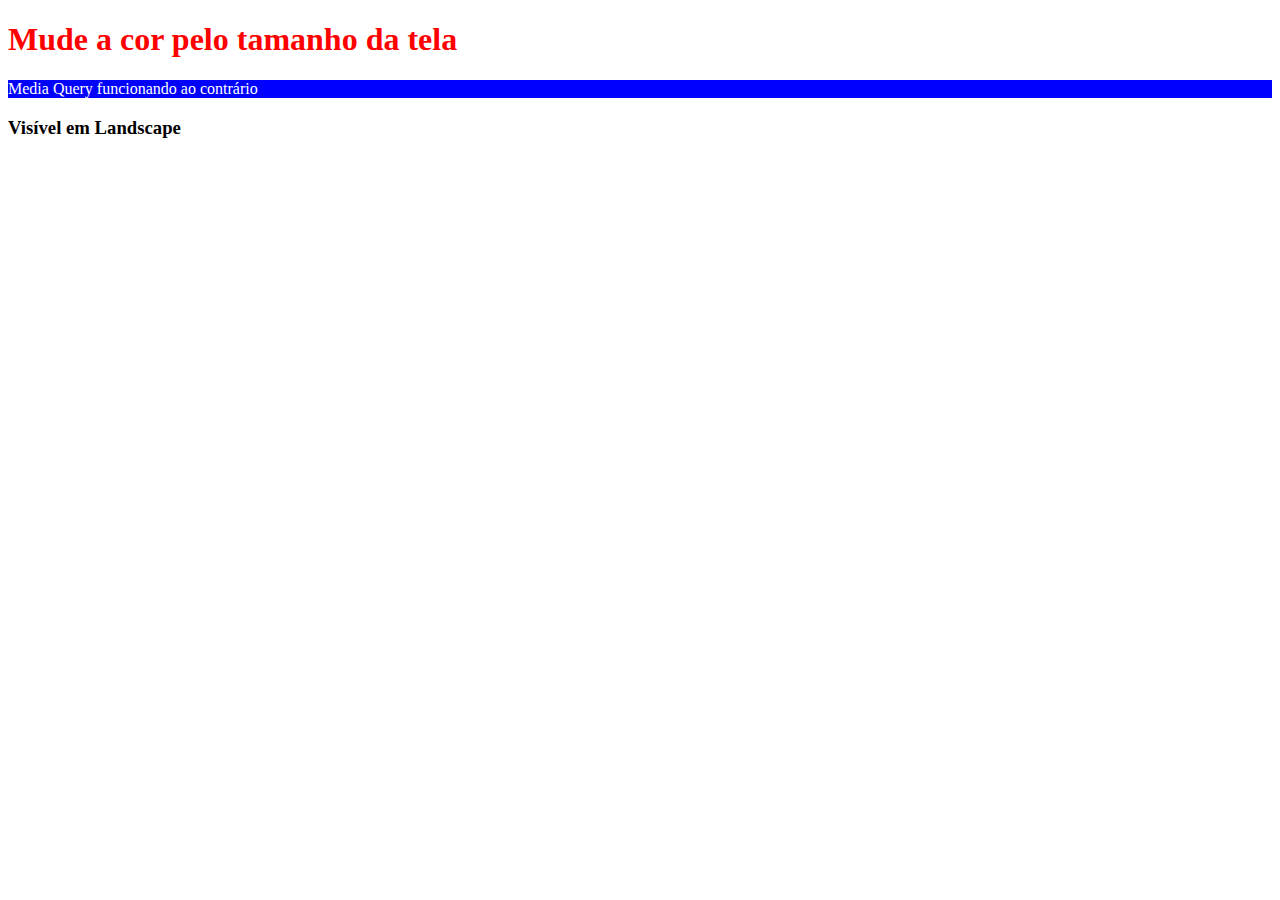
<file: Udemy/6_RESPONSIVIDADE/index.html>
<!DOCTYPE html>
<html lang="en">
<head>
    <meta charset="UTF-8">
    <!-- 1- metatag de responsividade -->
    <meta name="viewport" content="width=device-width, initial-scale=1.0">

    <title>Responsividade</title>
    <link rel="stylesheet" href="style.css">
</head>
<body>
    <!--2- Media Query  -->
    <h1>Mude a cor pelo tamanho da tela</h1>

    <!-- 3- Min Width -->
     <p>Media Query funcionando ao contrário</p>

    <!-- 4- Larguras mais utilizadas 
    600-px Celular;
    768-600px tablets;
    992-768px mini laptops;
    992px+ laptops e desktops;
    -->

    <!-- 5- Adaptação para Landscape -->
    <h3>Visível em Landscape</h3>
     
    
</body>
</html>
</file>
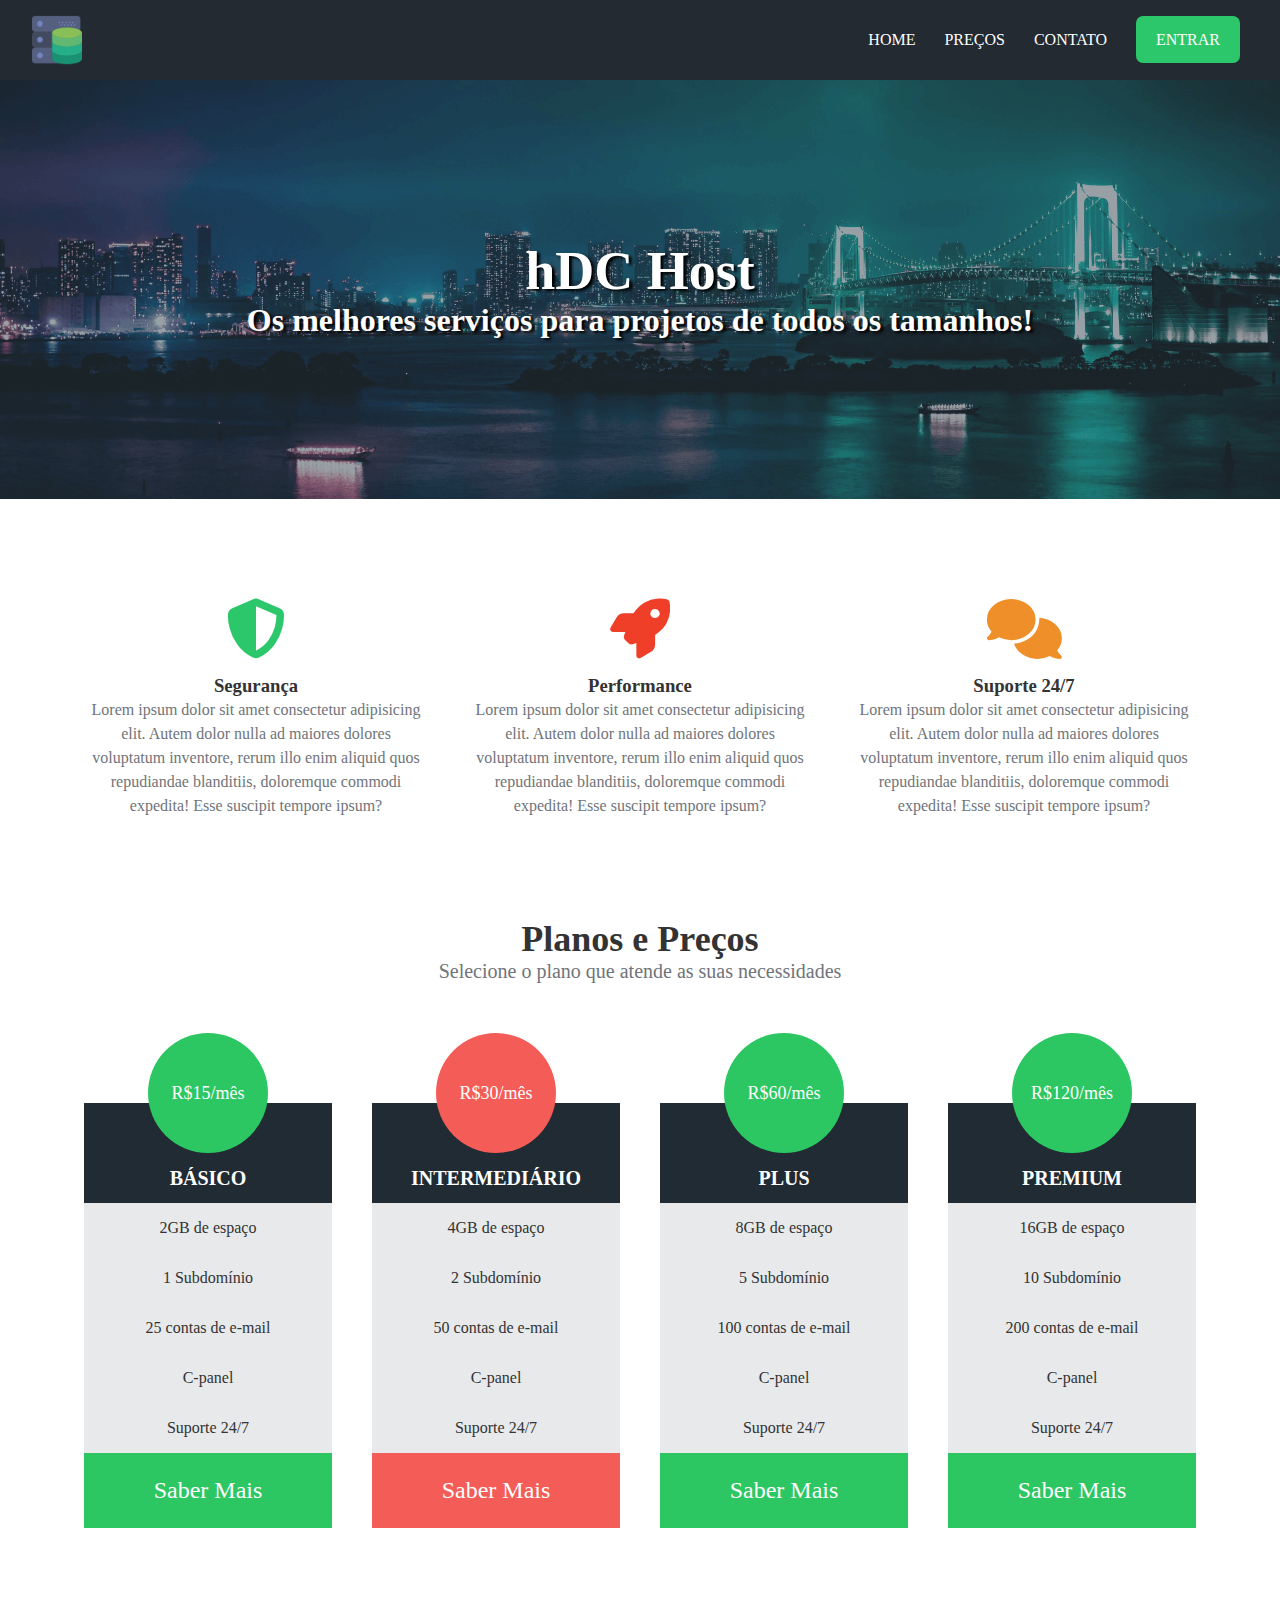
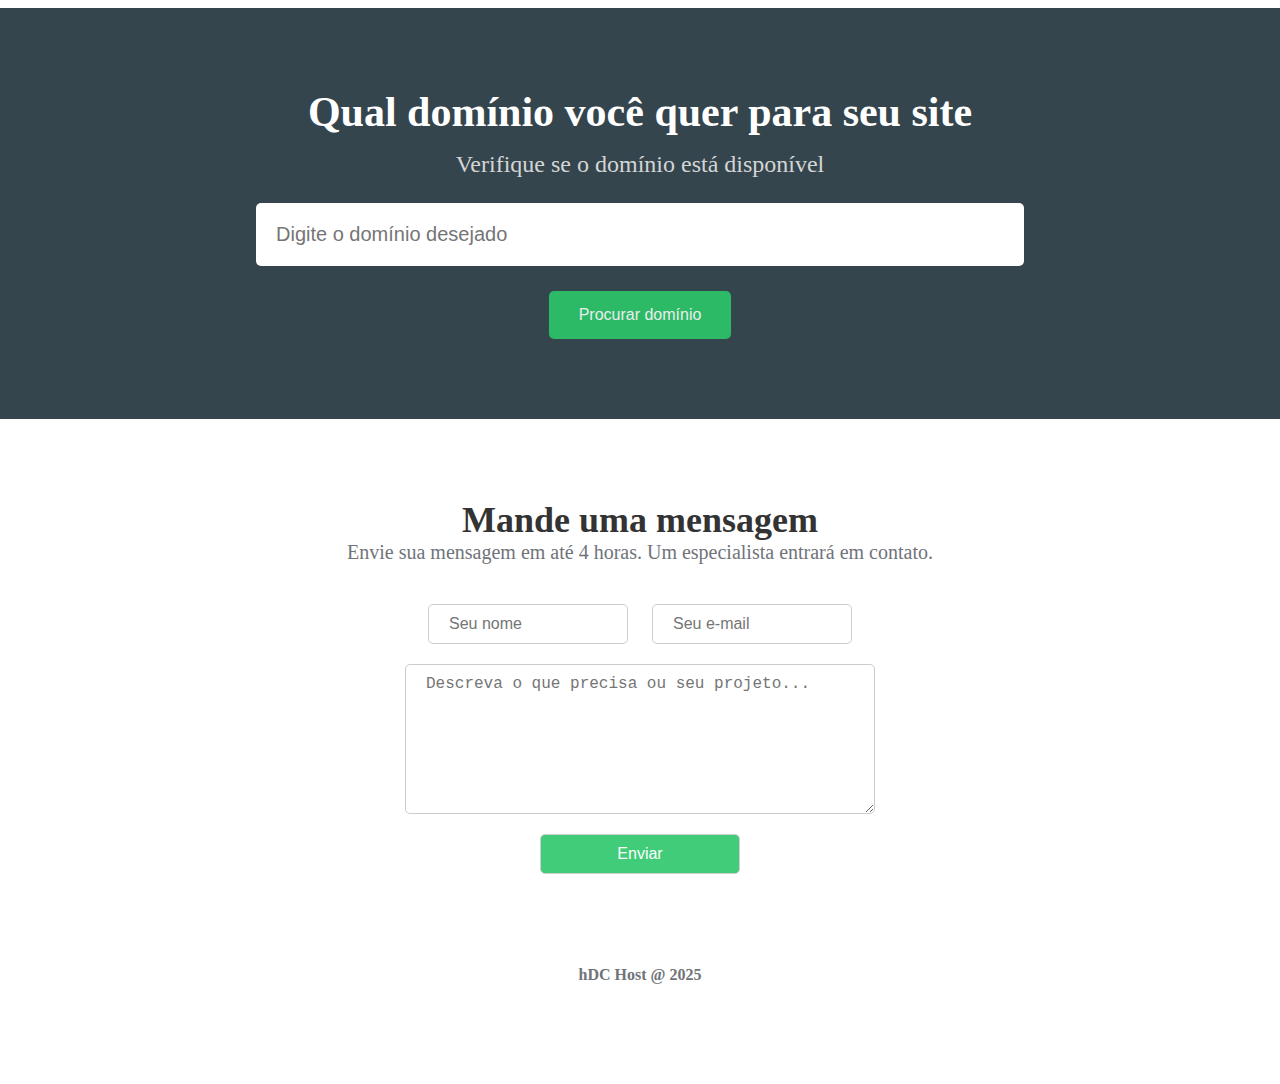
<file: Udemy/7_HDC-HOST/index.html>
<!DOCTYPE html>
<html lang="en">
<head>
    <meta charset="UTF-8">
    <meta name="viewport" content="width=device-width, initial-scale=1.0">
    <title>Hdc Host</title>
    <link rel="stylesheet" href="style.css">
    <!-- ícones -->
    <link rel="stylesheet" href="https://cdnjs.cloudflare.com/ajax/libs/font-awesome/6.7.2/css/all.min.css" integrity="sha512-Evv84Mr4kqVGRNSgIGL/F/aIDqQb7xQ2vcrdIwxfjThSH8CSR7PBEakCr51Ck+w+/U6swU2Im1vVX0SVk9ABhg==" crossorigin="anonymous" referrerpolicy="no-referrer" />
</head>
<body>
    <div class="conteiner">
        <div class="navbar-conteiner">
            <!-- tag nav funcionaria com div. mas ela seria a mais correta por se tratar
            de uma barra de navegação -->
            <nav>
                <a href="#">
                    <img src="img/hdchostlogo.png" alt="logo hDC Host" class="logo"> 
                </a> 
                <ul class="navbar-items">
                    <li>
                        <a href="#">Home</a>
                    </li>
                    <li>
                        <a href="#">Preços</a>
                    </li>
                    <li>
                        <a href="#">Contato</a>
                    </li>
                    <li>
                        <a href="#" class="default-btn">Entrar</a>
                    </li>
                </ul>
            </nav>
        </div>
        <main>
            <!-- Substitui a DIV, o main serve para identificar o conteúdo original da página. -->
             <div class="main-banner">
                <h1>hDC Host</h1>
                <p>Os melhores serviços para projetos de todos os tamanhos!</p>
             </div>
             <section class="Service-Container"> <!--Mesma coisa que div. mas em html. separa uma seção-->
                <ul>
                    <li>
                        <i class="fas fa-shield-alt"></i>
                        <h3>Segurança</h3>
                        <p>Lorem ipsum dolor sit amet consectetur adipisicing elit. Autem dolor nulla ad maiores dolores voluptatum inventore, rerum illo enim aliquid quos repudiandae blanditiis, doloremque commodi expedita! Esse suscipit tempore ipsum?</p>

                    </li>
                    <li>
                        <i class="fas fa-rocket"></i>
                        <h3>Performance</h3>
                        <p>Lorem ipsum dolor sit amet consectetur adipisicing elit. Autem dolor nulla ad maiores dolores voluptatum inventore, rerum illo enim aliquid quos repudiandae blanditiis, doloremque commodi expedita! Esse suscipit tempore ipsum?</p>
                        
                    </li>
                    <li>
                        <i class="fas fa-comments"></i>
                        <h3>Suporte 24/7</h3>
                        <p>Lorem ipsum dolor sit amet consectetur adipisicing elit. Autem dolor nulla ad maiores dolores voluptatum inventore, rerum illo enim aliquid quos repudiandae blanditiis, doloremque commodi expedita! Esse suscipit tempore ipsum?</p>
                        
                    </li>
                </ul>
             </section>
             <section class="Pricing-container">
                <h2>Planos e Preços</h2>
                <p>Selecione o plano que atende as suas necessidades </p>
                <div class="plans-conteiner">
                    <div class="plan">
                    <ul>
                        <li class="price">R$15/mês</li>
                        <li class="plan-name">Básico</li>
                        <li>2GB de espaço</li>
                        <li>1 Subdomínio</li>
                        <li>25 contas de e-mail</li>
                        <li>C-panel</li>
                        <li>Suporte 24/7</li>
                        <li class="plan-btn">Saber Mais</li> 
                    </ul>
                    </div>
                    <div class="plan">
                    <ul>
                        <li class="price recommended">R$30/mês</li>
                        <li class="plan-name">Intermediário</li>
                        <li>4GB de espaço</li>
                        <li>2 Subdomínio</li>
                        <li>50 contas de e-mail</li>
                        <li>C-panel</li>
                        <li>Suporte 24/7</li>
                        <li class="plan-btn recommended">Saber Mais</li> 
                    </ul>
                    </div>
                    <div class="plan" >
                    <ul>
                        <li class="price">R$60/mês</li>
                        <li class="plan-name">Plus</li>
                        <li>8GB de espaço</li>
                        <li>5 Subdomínio</li>
                        <li>100 contas de e-mail</li>
                        <li>C-panel</li>
                        <li>Suporte 24/7</li>
                        <li class="plan-btn">Saber Mais</li> 
                    </ul>
                    </div>
                    <div class="plan">
                    <ul>
                        <li class="price">R$120/mês</li>
                        <li class="plan-name">Premium</li>
                        <li>16GB de espaço</li>
                        <li>10 Subdomínio</li>
                        <li>200 contas de e-mail</li>
                        <li>C-panel</li>
                        <li>Suporte 24/7</li>
                        <li class="plan-btn">Saber Mais</li> 
                    </ul>
                    </div>
                </div>
             </section>
             <section class="searchdomain-container">
                <h2>Qual domínio você quer para seu site</h2>
                <p>Verifique se o domínio está disponível</p>
                <form>
                    <input type="text" name="domain" id="domain" placeholder="Digite o domínio desejado">
                    <input type="submit" value="Procurar domínio">
                </form>
             </section>
             <section class="contact-container">
                <h2>Mande uma mensagem</h2>
                <p>Envie sua mensagem em até 4 horas. Um especialista entrará em contato.</p>
                <form>
                    <input type="text" name="name" id="name" placeholder="Seu nome">
                    <input type="email" name="email" id="email" placeholder="Seu e-mail">
                    <textarea name="message" id="message" placeholder="Descreva o que precisa ou seu projeto..."></textarea>
                    <input type="Submit"  value="Enviar">
                </form>
             </section>
        </main>
        <footer>
            <p>hDC Host @ 2025</p>
        </footer>
    </div>
</body>
</html>
</file>
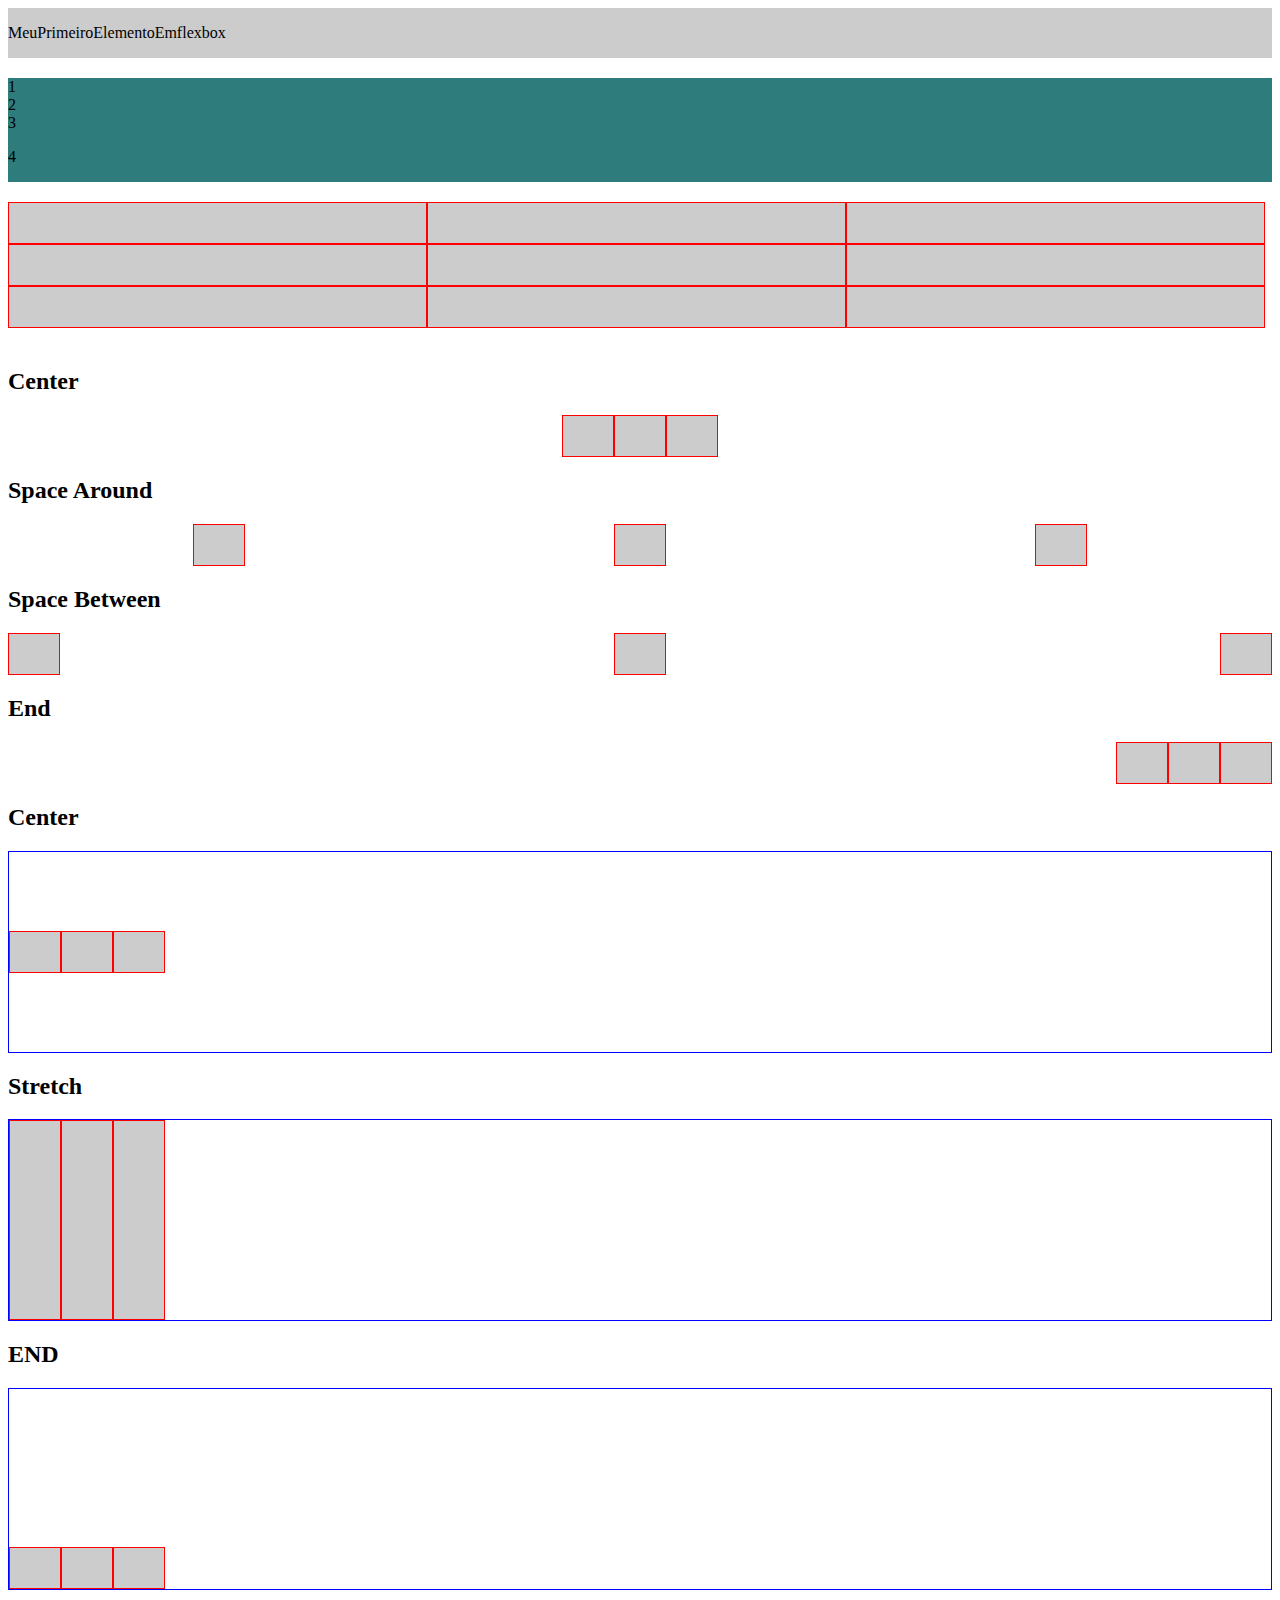
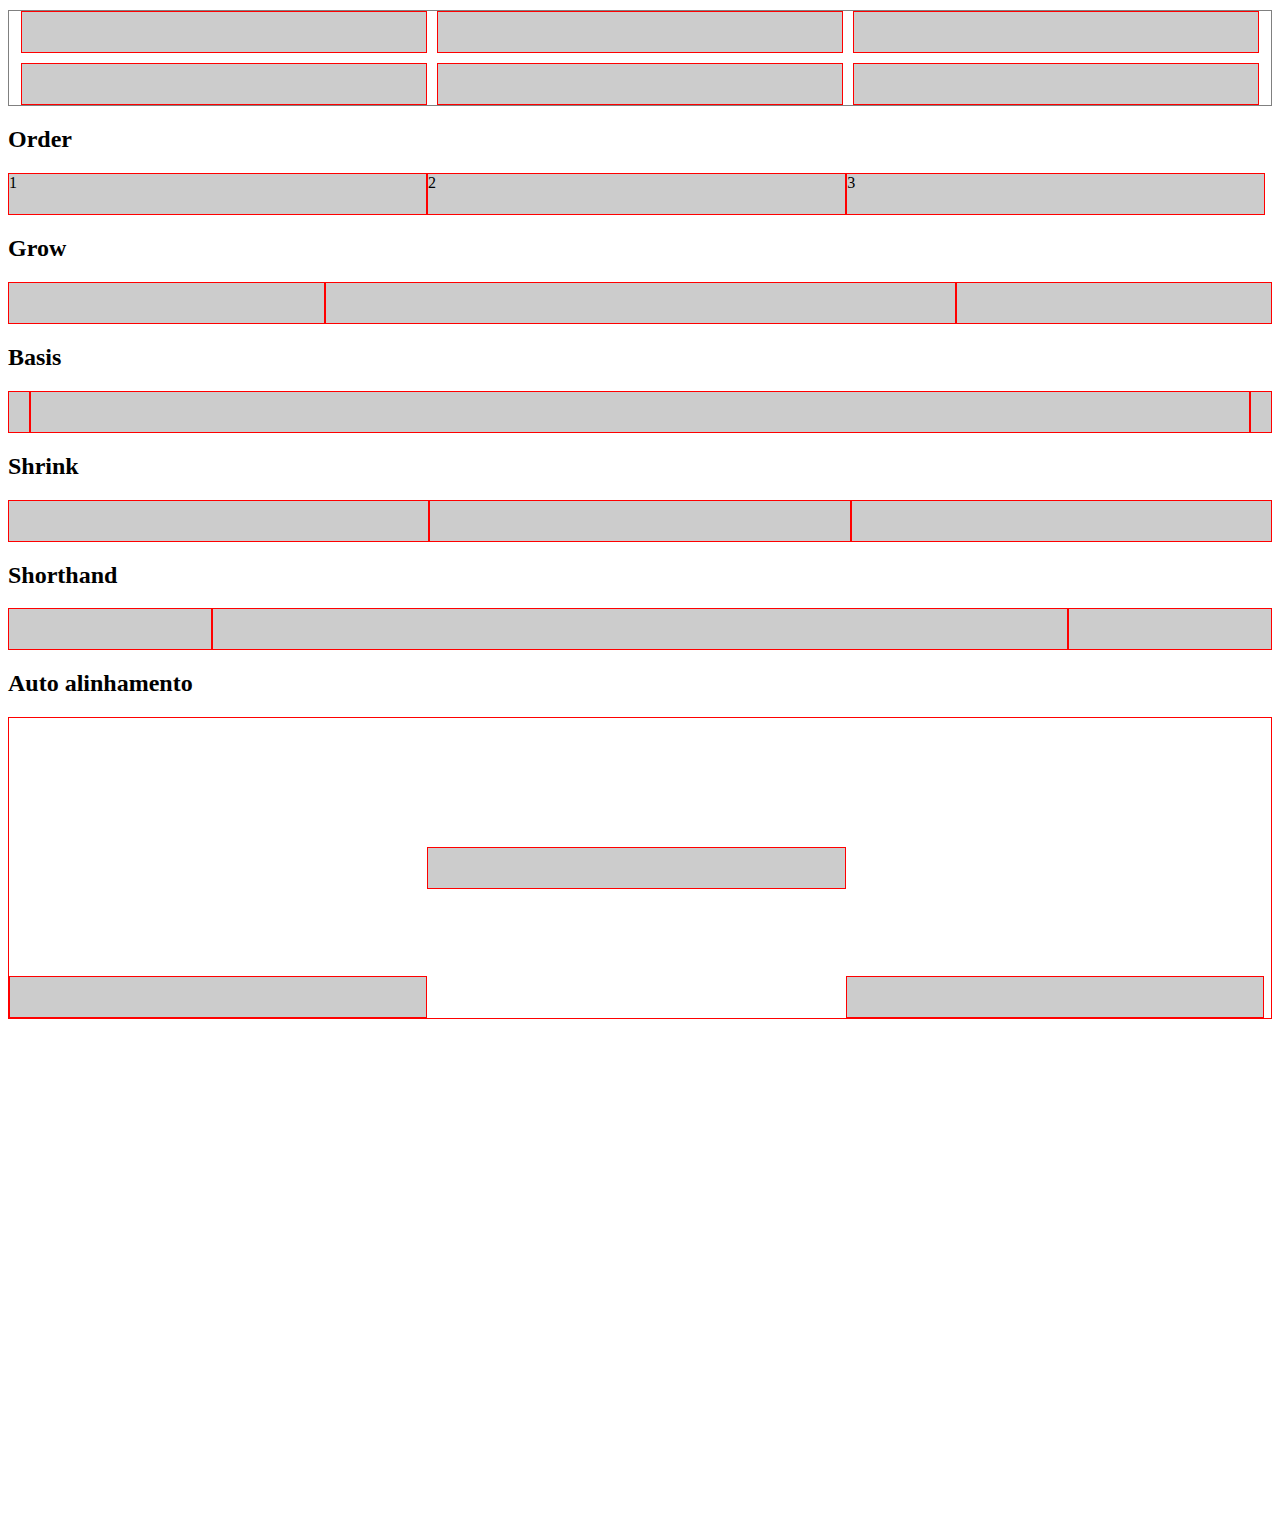
<file: Udemy/8_FLEXBOX/index.html>
<!DOCTYPE html>
<html lang="en">
<head>
    <meta charset="UTF-8">
    <meta name="viewport" content="width=device-width, initial-scale=1.0">
    <title>FlexBox</title>
    <link rel="stylesheet" href="style.css">
</head>
<body>
    <!-- 1- display flex -->
    <div class="flex">
        <p>Meu</p>
        <p>Primeiro</p>
        <P>Elemento</P>
        <p>Em</p>
        <p>flexbox</p>
    </div>
    <!-- 2- Flex Direction -->
     <div class="flex-direction">
        <span>1</span>
        <span>2</span>
        <span>3</span>
        <p>4</p>
     </div>
     <!-- 3- wrap -->
      <!-- ele limita a ordem do flex direction, podendo deixar, por exemplo de 3x3 -->
    <div class="wrap">
        <div class="box"></div>
        <div class="box"></div>
        <div class="box"></div>
        <div class="box"></div>
        <div class="box"></div>
        <div class="box"></div>
        <div class="box"></div>
        <div class="box"></div>
        <div class="box"></div>
    </div>
    <!-- 4- Justify content -->
     <h2>Center</h2>
     <div class="center">
        <div class="box"></div>
        <div class="box"></div>
        <div class="box"></div>
     </div>
     <h2>Space Around</h2>
     <div class="SC-AROUND">
        <div class="box"></div>
        <div class="box"></div>
        <div class="box"></div>
     </div>
     <h2>Space Between</h2>
     <div class="SC-Between">
        <div class="box"></div>
        <div class="box"></div>
        <div class="box"></div>
     </div>
     <h2>End</h2>
     <div class="end">
        <div class="box"></div>
        <div class="box"></div>
        <div class="box"></div>
     </div>

     <!-- 5- align-items -->
     <h2>Center</h2>
     <div class="align-center">
        <div class="box"></div>
        <div class="box"></div>
        <div class="box"></div>
     </div>
     <h2>Stretch</h2>
     <div class="stretch">
        <div class="box"></div>
        <div class="box"></div>
        <div class="box"></div>
     </div>
     <h2>END</h2>
     <div class="Flex-end">
        <div class="box"></div>
        <div class="box"></div>
        <div class="box"></div>
     </div>
     <!-- 6- GAP -->
      <!-- Cria um espaço entre os elementos -->
    <div class="gap">
        <div class="box"></div>
        <div class="box"></div>
        <div class="box"></div>
        <div class="box"></div>
        <div class="box"></div>
        <div class="box"></div>
    </div>
    <!--7- Order -->
    <h2>Order</h2>
    <div class="order">
        <div class="box" id="three">3</div>
        <div class="box"id="One">1</div>
        <div class="box"id="Two">2</div>
    </div>
    <!-- 8- grow -->
     <h2>Grow</h2>
     <div class="grow">
        <div class="box"></div>
        <div class="box big"></div>
        <div class="box"></div>
     </div>
    <!-- 9- Basis -->
    <h2>Basis</h2>
    <div class="basis">
       <div class="box"></div>
       <div class="box big"></div>
       <div class="box"></div>
    </div>
    <!-- 10- Shrink -->
     <!-- oposto do grow -->
    <h2>Shrink</h2>
    <div class="shrink">
       <div class="box"></div>
       <div class="box small"></div>
       <div class="box"></div>
    </div>
    <!-- 11- Flex Shorthand -->
     <!-- grow, shrink, basis -->
     <h2>Shorthand</h2>
     <div class="shorthand">
        <div class="box"></div>
        <div class="box different"></div>
        <div class="box"></div>
     </div>
     <!-- 12- Auto alinhamento -->
     <h2>Auto alinhamento</h2>
     <div class="auto-alignment">
        <div class="box"></div>
        <div class="box different"></div>
        <div class="box"></div>
     </div>
     


</body>
</html>
</file>
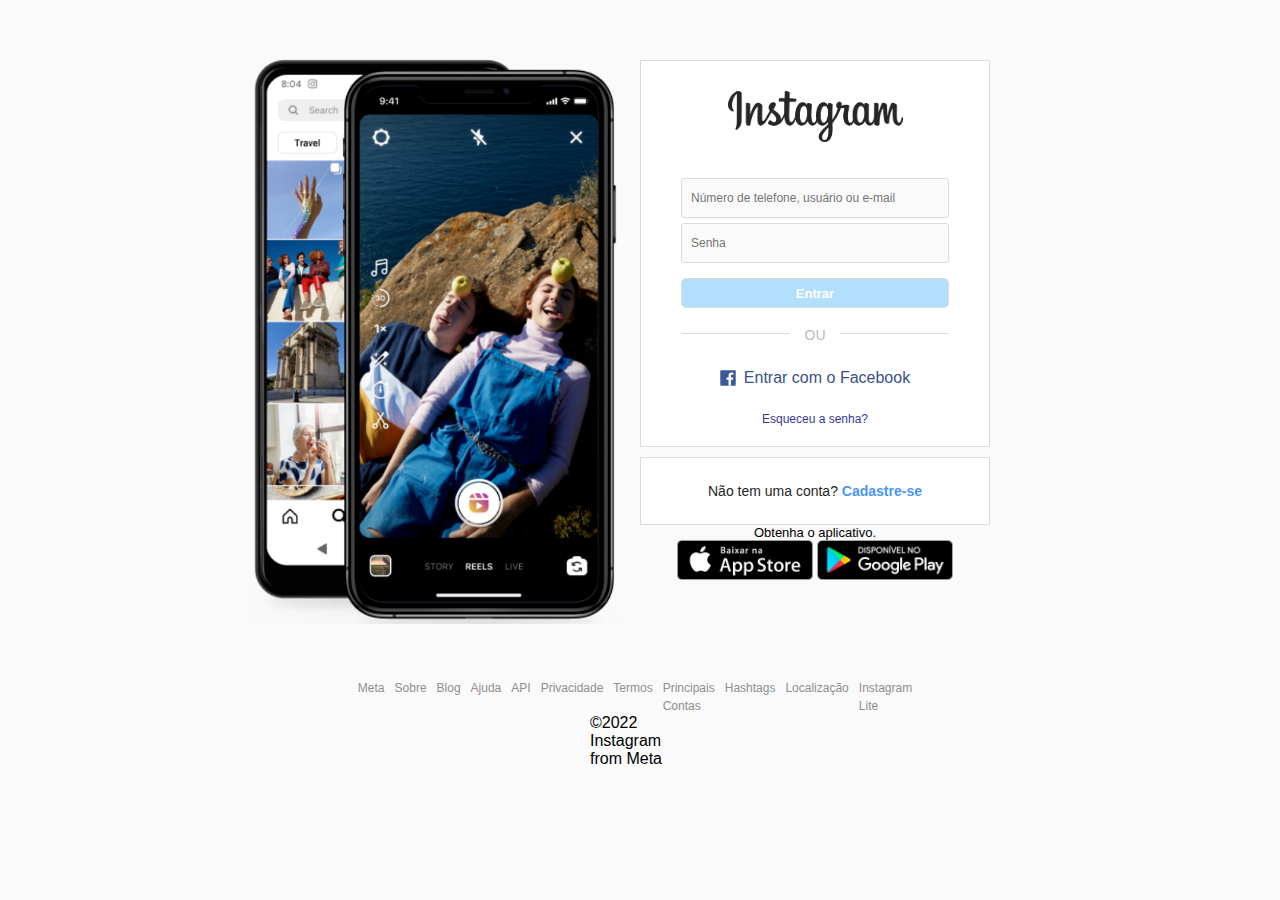
<file: Udemy/9_HOMEPAGE-INSTAGRAM/index.html>
<!DOCTYPE html>
<html lang="en">
  <head>
    <meta charset="UTF-8" />
    <meta http-equiv="X-UA-Compatible" content="IE=edge" />
    <meta name="viewport" content="width=device-width, initial-scale=1.0" />
    <title>Instagram</title>
    <link rel="stylesheet" href="style.css" />
    <link rel="shortcut icon" href="img/favicon.png" type="image/x-icon" />
  </head>
  <body>
    <main>
      <div id="main-container">
        <!-- Banner Container -->
        <div id="banner-container">
          <img src="img/banner2.png" alt="Crie uma conta no Instagram" />
        </div>
        <!-- Login e Registro -->
        <div id="form-container">
          <div id="form-box">
            <img id="logo-insta" src="img/logo_instagram.png" alt="Instagram" />
            <form id="login-form">
              <input
                type="text"
                name="username"
                placeholder="Número de telefone, usuário ou e-mail"
              />
              <input type="password" name="password" placeholder="Senha" />
              <input type="submit" value="Entrar" />
            </form>
            <div class="separator">
              <div class="line"></div>
              <span>Ou</span>
            </div>
            <div id="other-links">
              <div id="facebook-login">
                <a href="#">
                  <img src="img/logo_facebook.svg" alt="Facebook Login" />
                  <span>Entrar com o Facebook</span>
                </a>
              </div>
              <div id="forgot-pass">
                <a href="#">Esqueceu a senha?</a>
              </div>
            </div>
          </div>
          <div id="register-container">
            <p>Não tem uma conta? <a href="#">Cadastre-se</a></p>
          </div>
          <div id="get-app-container">
            <p>Obtenha o aplicativo.</p>
            <a href="#">
              <img src="img/apple_btn.png" alt="Apple Store" />
            </a>
            <a href="#">
              <img src="img/gplay_btn.png" alt="Google Play" />
            </a>
          </div>
        </div>
      </div>
    </main>
    <footer>
      <nav>
        <ul id="footer-links">
          <li><a href="#">Meta</a></li>
          <li><a href="#">Sobre</a></li>
          <li><a href="#">Blog</a></li>
          <li><a href="#">Ajuda</a></li>
          <li><a href="#">API</a></li>
          <li><a href="#">Privacidade</a></li>
          <li><a href="#">Termos</a></li>
          <li><a href="#">Principais Contas</a></li>
          <li><a href="#">Hashtags</a></li>
          <li><a href="#">Localização</a></li>
          <li><a href="#">Instagram Lite</a></li>
        </ul>
      </nav>
      <p id="copyright">&copy;2022 Instagram from Meta</p>
    </footer>
  </body>
</html>
</file>
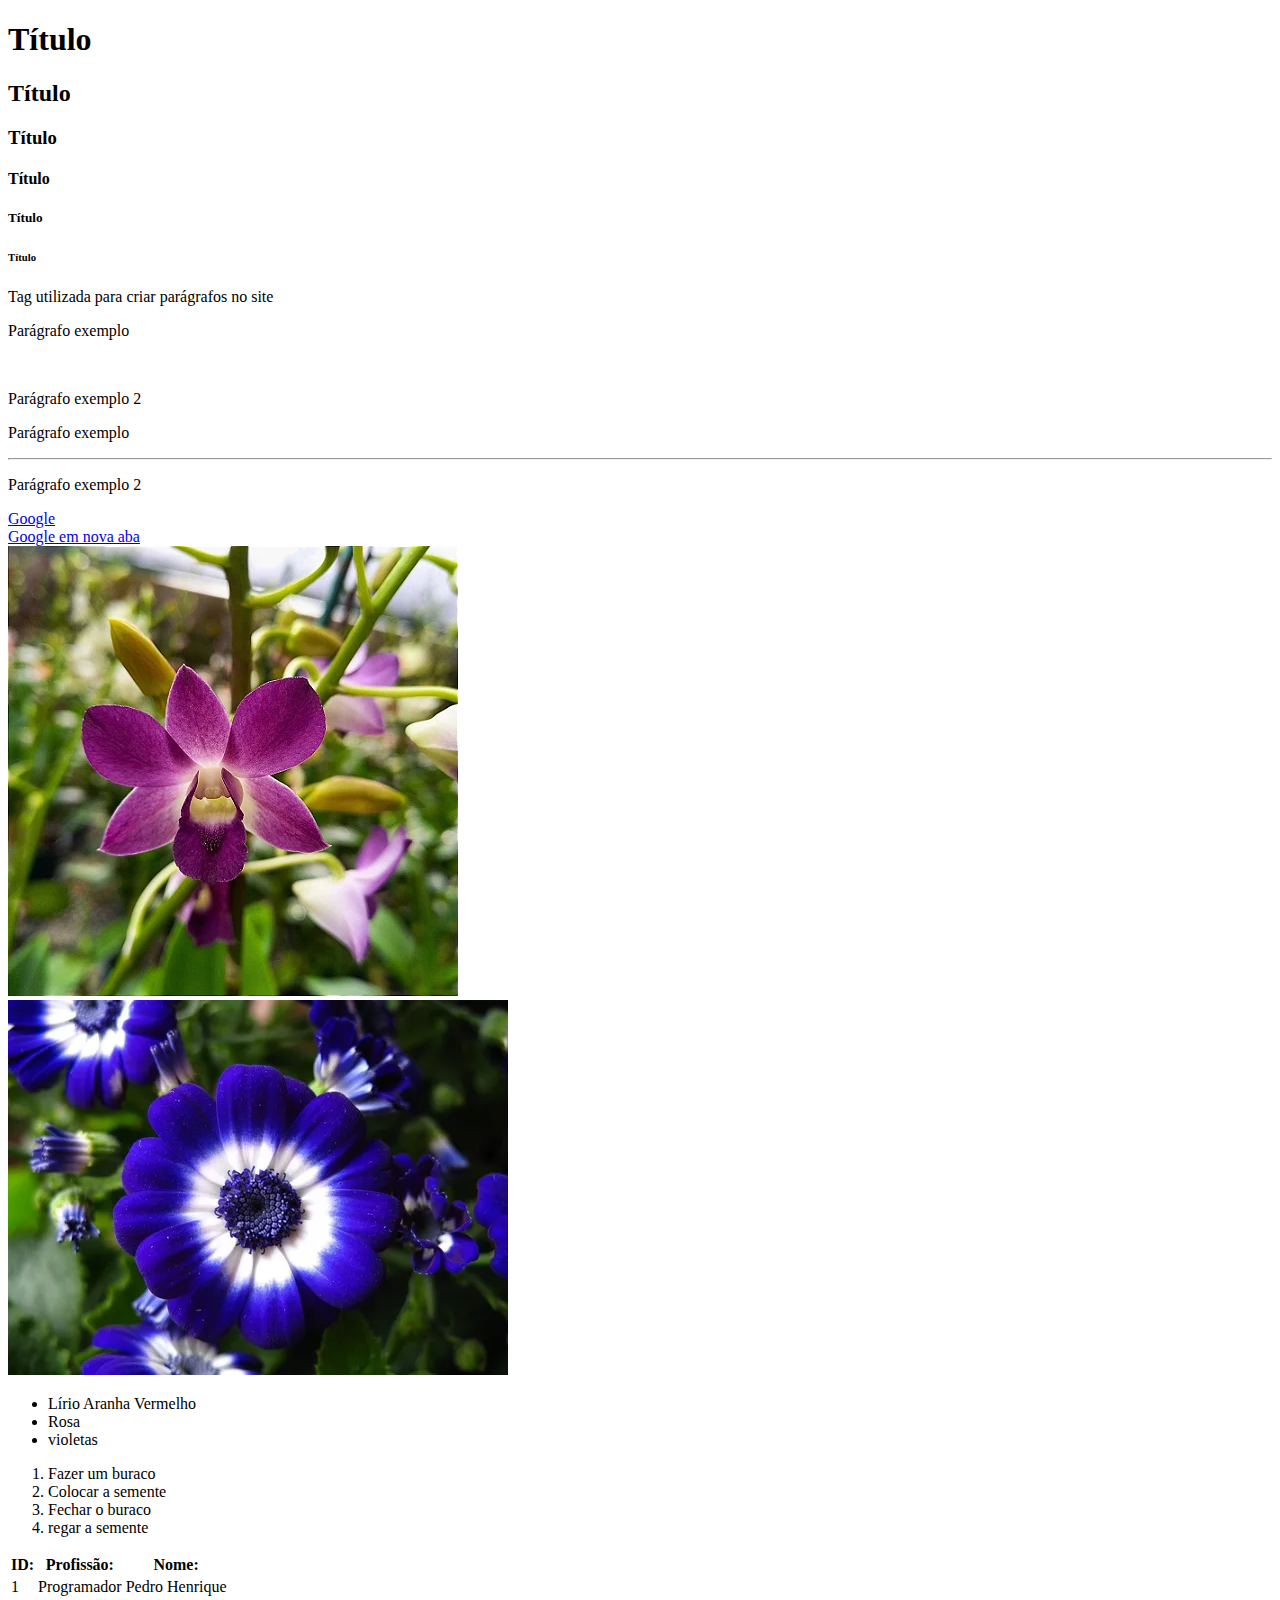
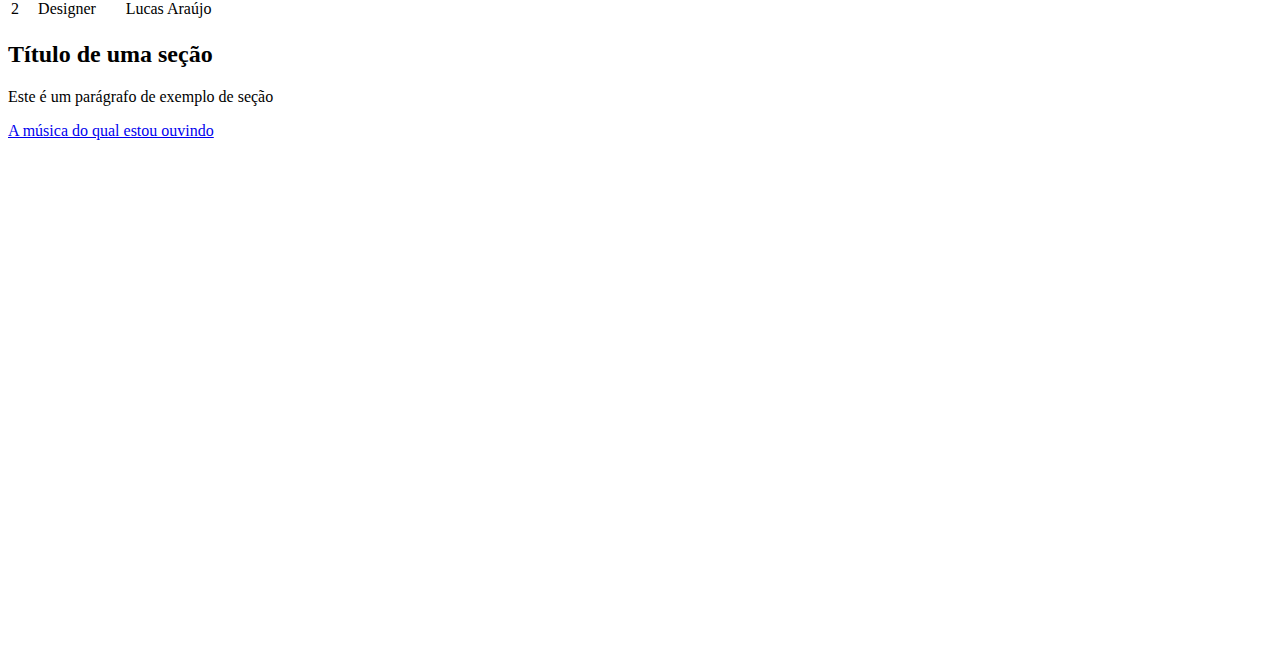
<file: Udemy/1_HTML/Biblioteca.html>
<!-- 13- estas tags de cabeçalho podem ser rapidamente feitas ao digitar "!" e em seguida TAB -->
<!DOCTYPE html>
<html lang="en">
<head>
    <meta charset="UTF-8">
    <meta name="viewport" content="width=device-width, initial-scale=1.0">
    <!-- 1- Título do documento -->
    <title>Fundamentos do HTML</title>
</head>
<body style="padding-bottom: 500px;">
    <!-- 2- Tags de títulação, h1-h6-->
     <!-- Utilizado principalmente para definir a importância de títulos no site -->
        <h1>Título</h1>
        <h2>Título</h2>
        <h3>Título</h3>
        <h4>Título</h4>
        <h5>Título</h5>
        <h6>Título</h6>
    
    <!-- 3- Tag de parágrafo, utilizada para criar o conteúdo principal do site -->
        <p>Tag utilizada para criar parágrafos no site</p>
      
    <!-- 4- Tags sem conteúdo, (caiu em desuso) -->
       <!-- Tag <BR> utilizada para criar um espaçamento maior sobre outras tags -->
        <p>Parágrafo exemplo</p>
        <br />
        <p>Parágrafo exemplo 2</p>
    <!-- Tag <HR> Criará uma linha horizontal ao espaçamento das tags em questão -->
        <p>Parágrafo exemplo</p>
        <hr />
        <p>Parágrafo exemplo 2</p>

    <!-- 5- Tags de comentário, não aparece site e é utilizada para organizar e
         criar interações entre os devs do site em questão -->

    <!-- 6- Atributos de conexão (link)-->
        <a href="https://www.google.com.br/?hl=pt-BR"> Google</a>
        <br />

    <!-- 7- Atributos de conexão em uma nova aba (link)-->
        <a href="https://www.google.com.br/?hl=pt-BR" target="blank">Google em nova aba</a>
        <br />
    
    <!-- 8- Atribuindo imagens ao site -->
        <img src="img/Orquídea.webp">
        <br />

    <!-- 9- Atríbuto alt é utilizado para dar o nome à imagem, o que é muito positivo em diversos meios -->
        <img src="img/Cinerária.webp" alt="Cinerária">

    <!-- 10- Atributo de listas -->
     <!-- Resumidamente, temos 2 tipos de listas, ordenadas e não ordenadas-->
      <!-- as não ordenadas são caracterizadas pela tag ul -->
      <ul>
        <li>Lírio Aranha Vermelho</li>
        <li>Rosa</li>
        <li>violetas</li>
      </ul>
      <!-- a lista ordenada é representada pela tag OL, muito utilizada para casos de receitas
        ou algo de passo a passo no geral -->
      <ol>
        <li>Fazer um buraco</li>
        <li>Colocar a semente</li>
        <li>Fechar o buraco</li>
        <li>regar a semente</li>
      </ol>

      <!-- 11-Tag de tabela (caiu em desuso) -->
       <table>
        <tr>
            <th>ID:</th>
            <th>Profissão:</th>
            <th>Nome:</th>            
        </tr>
        <tr>
            <td>1</td>
            <td>Programador</td>
            <td>Pedro Henrique</td>
        </tr>
        <tr>
            <td>2</td>
            <td>Designer</td>
            <td>Lucas Araújo</td>
        </tr>
       </table>
       <!-- 12- Tag div é utilizada para criar sessões entre o site, criando uma gama de possibilidades para
        estilização de um site. -->

        <div>
            <h2>Título de uma seção</h2>
            <p>Este é um parágrafo de exemplo de seção</p>
            <a href="https://www.youtube.com/watch?v=93Sfl5rRBGw" target="_blank">A música do qual estou ouvindo</a>
        </div>
</body>
</html>
</file>
<file: Trinova_Project/style.css>
.main-container{
    background-color: #f0EEE9;
}
*{
    margin: 0;
    padding: 0;
    font-style: helvetica;
    box-sizing: border-box;
}
h1,h2,h3{
    color: #333;
}
p{
    color: #70747a;
}
.navbar-conteiner{
    width: 100%;
    height: 80px;
    background-color: #17184b;
    padding: 0 2rem;
}
.Logo_Trinova{
    width: 80px;
    margin-top: 15px;
}
  
/* Banner provisório */
.main-banner{
    background-image: url(../Trinova_Project/img/mainbanner.png);
    background-size: cover;
    background-position: center;
    padding: 10rem 0;
}
.navbar-items{
    position: absolute;
    right: 0;
    height: 80px;
    line-height: 80px;
    margin: 0 40px;
    display: inline-block;
}
.main-banner h1{
    color: #fff;
    text-align: center;
    font-size: 40px;

}
.main-banner p{
     color: #fff;
    text-align: center;
    font-size: 25px;

}
.navbar-items{
    position: absolute;
    right: 0;
    height: 80px;
    line-height: 80px;
    margin: 0 250px;
    display: inline-block;
}
.navbar-items li {
    display: inline-block;
    text-transform: uppercase;
    margin-left: 60px;
}
.navbar-items a{
    color: #FFF;
    text-decoration: none;
}

.Divisória{
background-color: #d3dde7;
height: 260px;
}
.Divisória p{
    color: #000000;
    text-align: center;
    font-weight: bold;
    font-size: 30px;
}
.Cards ul{
    display: flex;
    width: 90%;
    margin: 0 auto;
}
.Cards li{
    flex: 1 1 200px;
    list-style: none;
    text-align: center;
    padding: 20px;   
}
footer{
    text-align: center;
    font-weight: bold;
    margin: 60px 0 100px;
}
/* Contact area */
.contact-container{
    text-align: center;
    padding: 5rem 0 2rem 0;
}
.contact-container h2{
    font-size: 36px;
}
.contact-container p{
    font-size: 20px;
    margin-bottom: 40px;
}
.contact-container input,
.contact-container textarea {
    width: 200px;
    padding: 10px 20px;
    font-size: 16px;
    border-radius: 5px;
    border: 1px solid #CCC;
    margin: 0 10px 20px;
}
.contact-container textarea {
    display: block;
    margin: 0 auto 20px;
    width: 470px;
    height: 150px;

}
.contact-container input[type="submit"]{
    display: block;
    margin: 0 auto;
    background-color: #2cc76a;
    color: #FFF;
    cursor: pointer;
    opacity: .9;
}
.contact-container input[type="submit"]:hover{
    background-color: #2cc762;
    opacity: 1;
}
</file>
<file: Udemy/11_BLOG_SEMÂNTICO/style.css>
/* Geral */
* {
    padding: 0;
    margin: 0;
    font-family: Georgia;
  }
  
  ul {
    list-style: none;
  }
  
  a {
    text-decoration: none;
    color: #444;
    transition: 0.4s;
  }
  
  a:hover {
    color: #37a1f7;
  }
  
  /* Navbar */
  #navbar {
    padding: 1.5rem 2.5rem;
    border-bottom: 2px solid #ddd;
  }
  
  #navbar-inner {
    display: flex;
    justify-content: space-between;
    align-items: center;
    max-width: 1200px;
    margin: 0 auto;
  }
  
  #nav-links {
    display: flex;
    gap: 1rem;
  }
  
  /* conteúdo principal */
  .container {
    display: flex;
    padding: 2rem 2.5rem;
    gap: 3rem;
    max-width: 1200px;
    margin: 0 auto;
  }
  
  #posts-container {
    flex: 3 1 0;
  }
  
  .post {
    margin-bottom: 2.5rem;
  }
  
  .post img {
    width: 100%;
    margin-bottom: 1rem;
  }
  .title,
  .description,
  .author{
    margin-bottom: 1rem;
  }
  .title{
    font-size: 2rem;
  }
  .author{
    color: #333;
    font-weight: bold;
  }
  /* barra lateral */
  #sidebar{
    flex: 1 1 0;
  }
  #search-bar,
  #categories,
  #tags{
    padding: 1.5rem;
    border: 1px solid #ddd;
    margin-bottom: 1rem;
  }
</file>
<file: Udemy/3_PROJETO/style.css>
html{
    font-family: 'Times New Roman', Times, serif;
    background-color: #ddd;
}
.conteiner{
    max-width: 1100px;
    background-color: #fff;
    position: relative;
    margin: 50px auto;
    padding: 20px 50px;
}
.bold{
    font-weight: bold;
}
/* header */
.header{
    text-align: center;
}
.Main-Title{
    font-size: 40px;
}
.main-paragraph{
    font-style: italic;
    }

    /* imagem  */
.featured-image{
    text-align: center;
    margin: 30px;
}

/* biografia */
.biography-conteiner{
    padding: 25px 0;
    margin: 25px 0;
    border: 1px dashed #ddd;
    border-bottom: 1px dashed #ddd;
}
.quotes-conteiner{
    background-color: #ddd;
    padding: 30px;
}
.quotes-conteiner blockquote{
    font-weight: bold;
    font-size: 30px;
}
.quotes-conteiner p{
    font-style: italic;
}

/* curiosidades  */
.curiosities-conteiner{
    padding: 25px 0;
    margin: 25px 0;
    border: 1px dashed #ddd;
    border-bottom: 1px dashed #ddd;
}
.curiosities-conteiner li{
    height: 30px;
}
.img-bold{
     font-weight: bold;
     text-align: center;
}
</file>
<file: Udemy/4_FORM/style.css>
body{
    padding-bottom: 500px;
}
div{
    margin-bottom: 10px;
}
div input,
div label{
    display: block;
}

.radio label,
.radio input,
.radio span{
    display: inline-block;
}
</file>
<file: Udemy/6_RESPONSIVIDADE/style.css>
/* 2- Media Query */
h1{
    color: red;
}
@media screen and (max-width: 500px){
    h1{
        color: blue;
    }
}

/* 3- min width */
p{
    background-color: red;
    color: black;
}
@media screen and (min-width: 800px){
    p{
        background-color:blue;
        color: white;
    }
}
/* 5- Landscape */
h3{
    display: none;
}
@media screen and (orientation: landscape){
    h3{
        display: block;
    }
}
</file>
<file: Udemy/7_HDC-HOST/style.css>
*{
    margin: 0;
    padding: 0;
    font-style: helvetica;
    box-sizing: border-box;
}
h1,h2,h3{
    color: #333;
}
p{
    color: #70747a;
}
/* navbar */
.navbar-conteiner{
    width: 100%;
    height: 80px;
    background-color: #232a31;
    padding: 0 2rem;
}
.logo{
    width: 50px;
    margin-top: 15px;
}
.navbar-items{
    position: absolute;
    right: 0;
    height: 80px;
    line-height: 80px;
    margin: 0 40px;
    display: inline-block;
}
.navbar-items li {
    display: inline-block;
    text-transform: uppercase;
    margin-left: 25px;
}
.navbar-items a{
    color: #FFF;
    text-decoration: none;
    transition: 0.7s;
}
.navbar-items a:hover{
    color: #CCC;
}

.default-btn {
    padding: 15px 20px;
    background-color: #2cc76a;
    border-radius: 7px;
}
.default-btn a:hover{ 
    background-color: #22bb5f;
}
/* main banner */
.main-banner{
    background-image: url(../7_HDC-HOST/img/mainbanner.png);
    background-size: cover;
    background-position: center;
    padding: 10rem 0;
}
.main-banner h1,
.main-banner p{
    color: #fff;
    text-align: center;
    font-weight: bold;
    text-shadow: #000 3px 2px 3px;
}
.main-banner h1{
    font-size: 54px;
}
.main-banner p{
    font-size: 32px;
}

/* Serviços */
.Service-Container{
    padding: 5rem 0
}
.Service-Container ul{
    display: flex;
    width: 90%;
    margin: 0 auto;
}
.Service-Container li{
    flex: 1 1 200px;
    list-style: none;
    text-align: center;
    padding: 20px;   
}
.Service-Container{
    line-height: 24px;
}
.fas{
    font-size: 60px;
    margin-bottom: 15px;
}
.fa-shield-alt{
    color: #2cc76a;
}
.fa-rocket{
    color: #ef3f29;
}
.fa-comments{
    color: #ef8f29;
}

/* prices and plans */
.Pricing-container{
    padding-bottom: 5rem;
    text-align: center;
}
.Pricing-container h2{
    font-size: 36px;
    
}
.Pricing-container p{
    font-size: 20px;
}
/* Fazer automático a separação dos itens */
.plans-conteiner{
    display: flex;
    justify-content: space-between;
    width: 90%;
    margin: 50px auto 0;
}
.plan{
    flex: 1;
    max-width: 275px;
    margin: 0 20px;
}
.plan ul{
    
    padding: 0;
}
.plan li{
    list-style: none;
    height: 50px;
    line-height: 50px;
    background-color: #e8e9ea ;
    color: #333;
}
.plan .price{
    width: 120px;
    height: 120px;
    border-radius: 50%;
    background-color: #2cc762;
    color: #fff;
    line-height: 120px;
    text-align: center;
    margin: 0 auto -50px;
    font-size: 18px;
    position: relative;
}
.plan .plan-name{
    text-transform: uppercase;
    font-size: 20px;
    font-weight: bold;
    color: #fff;
    background-color: #202b34;
    padding: 50px 0;
}
.plan .plan-btn{
    background-color: #2cc762;
    color: #fff;
    font-size: 24px;
    height: 75px;
    line-height: 75px;
    cursor: pointer;
}
.plan .recommended{
    background-color: #f45c57;
}
/* Search domain */
.searchdomain-container{
    background-color: #34454e;
    text-align: center;
    padding: 5rem 0;
}
.searchdomain-container h2{
    color: #fff;
    font-size: 42px;
    margin-bottom: 15px;
}
.searchdomain-container p{
    color: #d5d5d5;
    font-size: 24px;
    margin-bottom: 25px;
}
.searchdomain-container input{
    display: block;
    border: none;
    border-radius: 5px;
    margin: 0 auto;
}
.searchdomain-container input[type="text"] {
    width: 60%;
    padding: 20px;
    font-size: 20px;
    margin-bottom: 25px;
}
.searchdomain-container input[type="submit"]{
    background-color: #2cc76a;
    color: #fff;
    padding: 15px 30px;
    font-size: 16px;
    cursor: pointer;
    opacity: .9;
}
.searchdomain-container input[type="submit"]:hover{
    opacity: 1;
}
/* Contact area */
.contact-container{
    text-align: center;
    padding: 5rem 0 2rem 0;
}
.contact-container h2{
    font-size: 36px;
}
.contact-container p{
    font-size: 20px;
    margin-bottom: 40px;
}
.contact-container input,
.contact-container textarea {
    width: 200px;
    padding: 10px 20px;
    font-size: 16px;
    border-radius: 5px;
    border: 1px solid #CCC;
    margin: 0 10px 20px;
}
.contact-container textarea {
    display: block;
    margin: 0 auto 20px;
    width: 470px;
    height: 150px;

}
.contact-container input[type="submit"]{
    display: block;
    margin: 0 auto;
    background-color: #2cc76a;
    color: #FFF;
    cursor: pointer;
    opacity: .9;
}
.contact-container input[type="submit"]:hover{
    background-color: #2cc762;
    opacity: 1;
}
footer{
    text-align: center;
    font-weight: bold;
    margin: 60px 0 100px;
}

/* responsividade */

/* small laptops */
@media screen and (max-width: 1100px) {
    .plans-conteiner{
        width: 95%;
    }
    .plan{
        margin: 0 5px;
    }
}
/* tablet 900px */
@media screen and (max-width:900px ){
    .main-banner p{
        font-size: 32px;
        padding: 0 6rem;
    }
}
@media screen and (max-width: 900px){
    .searchdomain-container{
        padding: 2rem 3rem;
    }
}

/* celular 576px*/
@media (max-width: 576px){
    .plan{
        width: 100%;
        max-width: 100%;
    }
    .plans-conteiner{
        flex-direction: column;
        width: 100%;
        }
    }
</file>
<file: Udemy/8_FLEXBOX/style.css>
/* 1- flex */
body {
    padding-bottom: 500px;
}
.flex{
    display: flex;
    background-color: #ccc;
    margin-bottom: 20px;
}
/* 2-Flex-direction */
/* idependente do codigo ele vai seguir esta regra */
.flex-direction{
    display: flex;
    background-color: rgb(46, 124, 124);
    flex-direction: column;
    margin-bottom: 20px;
}
/* 3- Wrap */
.wrap{
    flex-wrap: wrap;
    display: flex;
    margin-bottom: 40px;
}
.box{
    height: 40px;
    width: 33%;
    background-color: #ccc;
    border: 1px solid red;
}
/* 4- justify Content */
.center,
.SC-AROUND,
.SC-Between,
.end{
    display: flex;
    margin-bottom: 20px;

}
.center .box,
.SC-AROUND .box,
.SC-Between .box,
.end .box{
    width: 50px;
}
.center{
    justify-content: center;
}
.SC-AROUND{
    justify-content: space-around;
}
.SC-Between{
    justify-content: space-between;
}
.end{
    justify-content: end;
}
/* 5- Align Items */
.align-center,
.stretch,
.Flex-end{
    display: flex;
    margin-bottom: 20px;
    height: 200px;
    border: 1px solid blue;
}
.align-center .box,
.stretch .box,
.Flex-end .box{
    width: 50px;
}
/* no centro do eixo vertical */
.align-center{
    align-items: center;
}
.Flex-end{
    align-items: flex-end;
}
.stretch{
    align-items: stretch;
}
.stretch .box{
    height: auto;
}
/* 6- GAP */
.gap{
    display: flex;
    flex-wrap: wrap;
    justify-content: center;
    border: 1px solid gray;
    gap: 10px;
}
.gap .box{
    width: 32%;
}
/* 7- Order */
.order{
    display: flex;
}
#One{
    order: 1;
}
#Two{
    order: 2;

}
#three{
    order: 3;
}
/* 8- Grow */
.grow{
    display: flex;
}
.grow .box{
    flex: 1;
}
.grow .big{
    flex: 2;
}
/* 9- Basis */
.basis{
    display: flex;
}
.basis .box{
    flex-basis: 20px;
}
.basis .big{
    flex-grow: 1;
}
/* 10-Shrink */
.shrink{
    display: flex;
}
.shrink .box{
    flex-grow: 1;
    flex-shrink: 1;
    flex-basis: 250px;
    width: auto;
}
.shrink .small{
    flex-shrink: 2;
}
/* 11- shorthand */
.shorthand{
    display: flex;
}
.shorthand .box{
    width: auto;
    flex: 1 1 50px;
}
.shorthand .different{
    flex: 3 1 400px;
}
.auto-alignment{
    height: 300px;
    display: flex;
    align-items: end;
    border: 1px solid red;
}
.auto-alignment .different{
    align-self: center;
}
</file>
<file: Udemy/9_HOMEPAGE-INSTAGRAM/style.css>
/* GERAL */
* {
    margin: 0;
    padding: 0;
    box-sizing: border-box;
    font-family: Helvetica;
  }
  
  body {
    background-color: #fafafa;
  }
  
  /* CONTAINERS */
  #main-container {
    display: flex;
    margin-top: 30px;
  }
  
 #banner-container,
 #form-container{
    flex: 1 1 0;
    width: 50%;
 }
 #banner-container{
    text-align: right;

 }
 #banner-container img{
    width: 100%;
    margin-right: 15px;
    margin-top: 25px;
    max-width: 380px;;
 }
 #form-container{
    text-align: center;
 }
 /* login */
 #form-box{
    background-color: #fff;
    border: 1px solid #dbdbdb;
    width: 350px;
    margin-top: 30px;
 }
 #logo-insta{
    width: 175px;
    height: 51px;
    margin: 30px auto 12px;
 }
 #login-form{
    margin-top: 20px;
 }
 #login-form input {
    display: block;
    font-size: 12px;
    padding: 12px 9px;
    background-color: #fafafa;
    border: 1px solid #dbdbdb;
    border-radius: 3px;
    width: 268px;
    margin: 5px auto;
 }
 #login-form input[type="submit"]{
    background-color: #b2dffc;
    color: #fff;
    margin-top: 15px;
    border-radius: 5px;
    font-size: 13px;
    height: 30px;
    padding: 0;
    font-weight: bold;
 }
 /* separador */
 .separator{
    position: relative;
 }
 .line{
    border-top: 1px solid #dbdbdb;
    width: 268px;
    margin: 25px auto 35px;
 }
 .separator span {
    position: absolute;
    text-transform: uppercase;
    color: #bbb;
    background-color: #fff;
    top: -6px;
    width: 50px;
    margin-left: -25px;
    font-size: 14px;
 }
 /* facebook login */
 #facebook-login{
    margin-bottom: 25px;
 }
 #facebook-login a{
    text-decoration: none;
    color: #385185;
    display: flex;
    align-items: center;
    justify-content: center;
 }
 #facebook-login img{
    width: 16px;
    height: 16px;
    margin-right: 8px;
 }
 /* esqueci a senha */
 #forgot-pass {
    margin-bottom: 20px;
    font-size: 12px;
 }
#forgot-pass a{
    text-decoration: none;
    color: #373799;
}
/* register */
#register-container{
    background-color: #fff;
    border: 1px solid #dbdbdb;
    width: 350px;
    margin-top: 10px;
    padding: 25px;
}
#register-container p{
    font-size: 14px;
    color: #262626;
}
#register-container a{
    color: #4a95f6;
    font-weight: bold;
    text-decoration: none;
}
/* gett app */
#get-app-container{
    text-align: center;
    width: 350px;
}
#get-app-container p{
    margin: 20 0;
    font-size: 13px;
}
#get-app-container a{
    text-decoration: none;
}
#get-app-container img{
    width: 136px;
    height: 40px;
}
/* footer */
footer{
    text-align: left;
    width: 100px;
    margin: 50px auto;
    display: flex;
    flex-direction: column;
    justify-content: center;
    align-items: center;
    }
footer #footer-links{
        display: flex;
        list-style: none;
        
    }
#footer-links li{
        margin-right: 10px;
    }
#footer-links a,
#copy-right {
    text-decoration: none;
    color: #8e8e8e;
    font-size: 12px;
}
#copy-right{
    margin-top: 10px;
}
</file>
<file: Udemy/5_FORM-PROJECT/style.css>
/* reset */
* {
    margin: 0;
    padding: 0;
    font-family: Arial, Helvetica, sans-serif;
  }
  
  body {
    background-color: #f0ebf8;
  }
  
  h1,
  h2,
  h3,
  h4,
  h5 {
    color: #333;
  }
  
  p,
  label {
    color: #444;
  }
  
  input {
    border: none;
    border-bottom: 1px solid #ccc;
    padding: 10px 0;
  }
  
  input[type="text"],
  input[type="number"],
  input[type="date"],
  input[type="file"],
  textarea {
    width: 400px;
  }
  
  textarea {
    padding: 10px 5px;
  }
  
  /* page header */
  .header {
    height: 160px;
    padding: 20px;
    background-color: #673ab7;
  }
  
  .header h3 {
    color: #fff;
    margin-top: 0;
  }
  
  /* form container */
  .form-container {
    background-color: #fdfdfd;
    width: 60%;
    margin: 0 auto;
    position: relative;
    top: -62px;
  }
  
  /* form header */
  .form-header {
    border-bottom: 1px solid #dfdfdf;
    height: 45px;
  }
  
  .form-header p {
    color: #673ab7;
    border-bottom: 2px solid #673ab7;
    width: 100px;
    text-align: center;
    margin: 0 auto;
    text-transform: uppercase;
    height: 45px;
    line-height: 45px;
  }
  
  /* form body */
  .form-body {
    padding: 30px;
  }
  
  .form-title {
    margin-bottom: 15px;
  }
  
  .form-body p {
    margin-bottom: 20px;
  }
  
  .required-field {
    color: #d80835;
  }
  
  .box-input {
    margin-bottom: 35px;
  }
  
  .block {
    display: block;
  }
  
  .optional-box {
    display: inline-block;
    margin: 0 30px 30px 0;
  }
  
  .optional-list li {
    list-style: none;
    margin-bottom: 5px;
  }
  
  .box-input p {
    margin-bottom: 15px;
  }
  
  .btn-submit {
    background-color: #673ab7;
    color: #fff;
    border: 2px solid transparent;
    width: 150px;
    height: 50px;
    cursor: pointer;
    text-transform: uppercase;
    transition: 0.5s;
  }
  
  .btn-submit:hover {
    background-color: #fff;
    border-color: #673ab7;
    color: #673ab7;
  }
</file>
